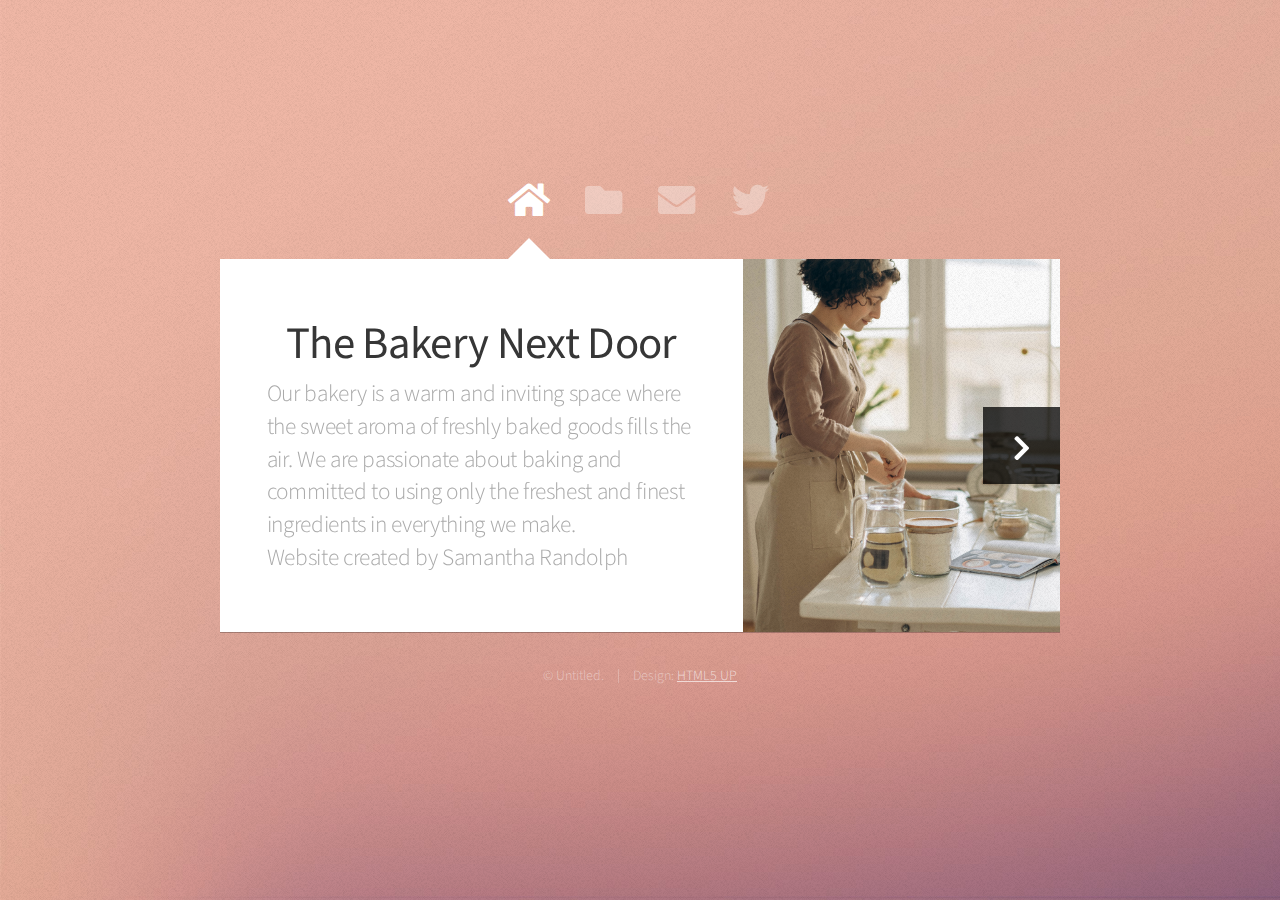
<file: Bakery Website/bakery.html>
<!DOCTYPE HTML>
<!--
	Astral by HTML5 UP
	html5up.net | @ajlkn
	Free for personal and commercial use under the CCA 3.0 license (html5up.net/license)
-->
<html>
	<head>
		<title>The Bakery Next Door</title>
		<meta charset="utf-8" />
		<meta name="viewport" content="width=device-width, initial-scale=1, user-scalable=no" />
		<link rel="stylesheet" href="assets/css/main.css" />
		<noscript><link rel="stylesheet" href="assets/css/noscript.css" /></noscript>
	</head>
	<body class="is-preload">

		<!-- Wrapper-->
			<div id="wrapper">

				<!-- Nav -->
					<nav id="nav">
						<a href="#" class="icon solid fa-home"><span>Home</span></a>
						<a href="#work" class="icon solid fa-folder"><span>Work</span></a>
						<a href="#contact" class="icon solid fa-envelope"><span>Contact</span></a>
						<a href="#main" class="icon brands fa-twitter"><span>Twitter</span></a>
					</nav>

				<!-- Main -->
					<div id="main">

						<!-- Me -->
							<article id="home" class="panel intro">
								<header>
									<h1>The Bakery Next Door</h1>
									<p>Our bakery is a warm and inviting space where the sweet aroma of freshly baked goods fills the air. We are passionate about baking and committed to using only the freshest and finest ingredients in everything we make.<br> Website created by Samantha Randolph</p>
								</header>
								<a href="#work" class="jumplink pic">
									<span class="arrow icon solid fa-chevron-right"><span>See what we Bake</span></span>
									<img src="images/bake_pic1.jpeg" alt="" />
								</a>
							</article>

						<!-- Work -->
							<article id="work" class="panel">
								<header>
									<h2>Menu</h2>
								</header>
								<p>
									Whether you're in the mood for a sweet treat, a warm pastry, or a delicious breakfast pastry, we've got you covered. <strong>The Bakery Next Door</strong> menu includes a wide range of baked goods, from classic cakes and cookies to artisan breads and seasonal specialties.

									<br>We also offer a selection of coffee and tea to accompany your baked goods. Our coffee is made with only the freshest beans, roasted to perfection, and our tea is carefully selected to complement the flavors of our baked goods.
									
								</p>
								<section>
									<div class="row">
										<div class="col-4 col-6-medium col-12-small">
											<a href="#" class="image fit"><img src="images/bake_pic5.jpeg" alt=""></a>
										</div>
										<div class="col-4 col-6-medium col-12-small">
											<a href="#" class="image fit"><img src="images/bake_pic3.jpeg" alt=""></a>
										</div>
										<div class="col-4 col-6-medium col-12-small">
											<a href="#" class="image fit"><img src="images/bake_pic4.jpeg" alt=""></a>
										</div>
										<div class="col-4 col-6-medium col-12-small">
											<a href="#" class="image fit"><img src="images/bake_pic2.jpeg" alt=""></a>
										</div>
										<div class="col-4 col-6-medium col-12-small">
											<a href="#" class="image fit"><img src="images/bake_pic6.jpeg" alt=""></a>
										</div>
										<!--<div class="col-4 col-6-medium col-12-small">
											<a href="#" class="image fit"><img src="images/bake_pic7.jpeg" alt=""></a>
										</div>-->
										<div class="col-4 col-6-medium col-12-small">
											<a href="#" class="image fit"><img src="images/bake_pic12.jpeg" alt=""></a>
										</div>
										<div class="col-4 col-6-medium col-12-small">
											<a href="#" class="image fit"><img src="images/bake_pic9.jpeg" alt=""></a>
										</div>
										<div class="col-4 col-6-medium col-12-small">
											<a href="#" class="image fit"><img src="images/bakepic_10.jpeg" alt=""></a>
										</div>
										<div class="col-4 col-6-medium col-12-small">
											<a href="#" class="image fit"><img src="images/bake_pic11.jpeg" alt=""></a>
										</div>
										<!--<div class="col-4 col-6-medium col-12-small">
											<a href="#" class="image fit"><img src="images/bake_pic12.jpeg" alt=""></a>
										</div>
										<div class="col-4 col-6-medium col-12-small">
											<a href="#" class="image fit"><img src="images/bake_pic13.jpeg" alt=""></a>
										</div>-->
									</div>
								</section>
							</article>

						<!-- Contact -->
							<article id="contact" class="panel">
								<header>
									<p>At <strong>Bakery Next Door</strong>, we believe that every occasion deserves a special treat. That's why we offer a variety of custom cakes and pastries for all your special events, from birthdays to weddings. Our talented bakers and decorators work closely with you to create the perfect cake for your occasion, whether you're looking for something classic or something a little more creative.</p>
									<br>
									<h2>Contact Us Today!</h2>
								</header>
								<form action="#" method="post">
									<div>
										<div class="row">
											<div class="col-6 col-12-medium">
												<input type="text" name="name" placeholder="Name" />
											</div>
											<div class="col-6 col-12-medium">
												<input type="text" name="email" placeholder="Email" />
											</div>
											<div class="col-12">
												<input type="text" name="subject" placeholder="Subject" />
											</div>
											<div class="col-12">
												<textarea name="message" placeholder="Message" rows="6"></textarea>
											</div>
											<div class="col-12">
												<input type="submit" value="Send Message" />
											</div>
										</div>
									</div>
								</form>
							</article>

					</div>

				<!-- Footer -->
					<div id="footer">
						<ul class="copyright">
							<li>&copy; Untitled.</li><li>Design: <a href="http://html5up.net">HTML5 UP</a></li>
						</ul>
					</div>

			</div>

		<!-- Scripts -->
			<script src="assets/js/jquery.min.js"></script>
			<script src="assets/js/browser.min.js"></script>
			<script src="assets/js/breakpoints.min.js"></script>
			<script src="assets/js/util.js"></script>
			<script src="assets/js/main.js"></script>

	</body>
</html>
</file>
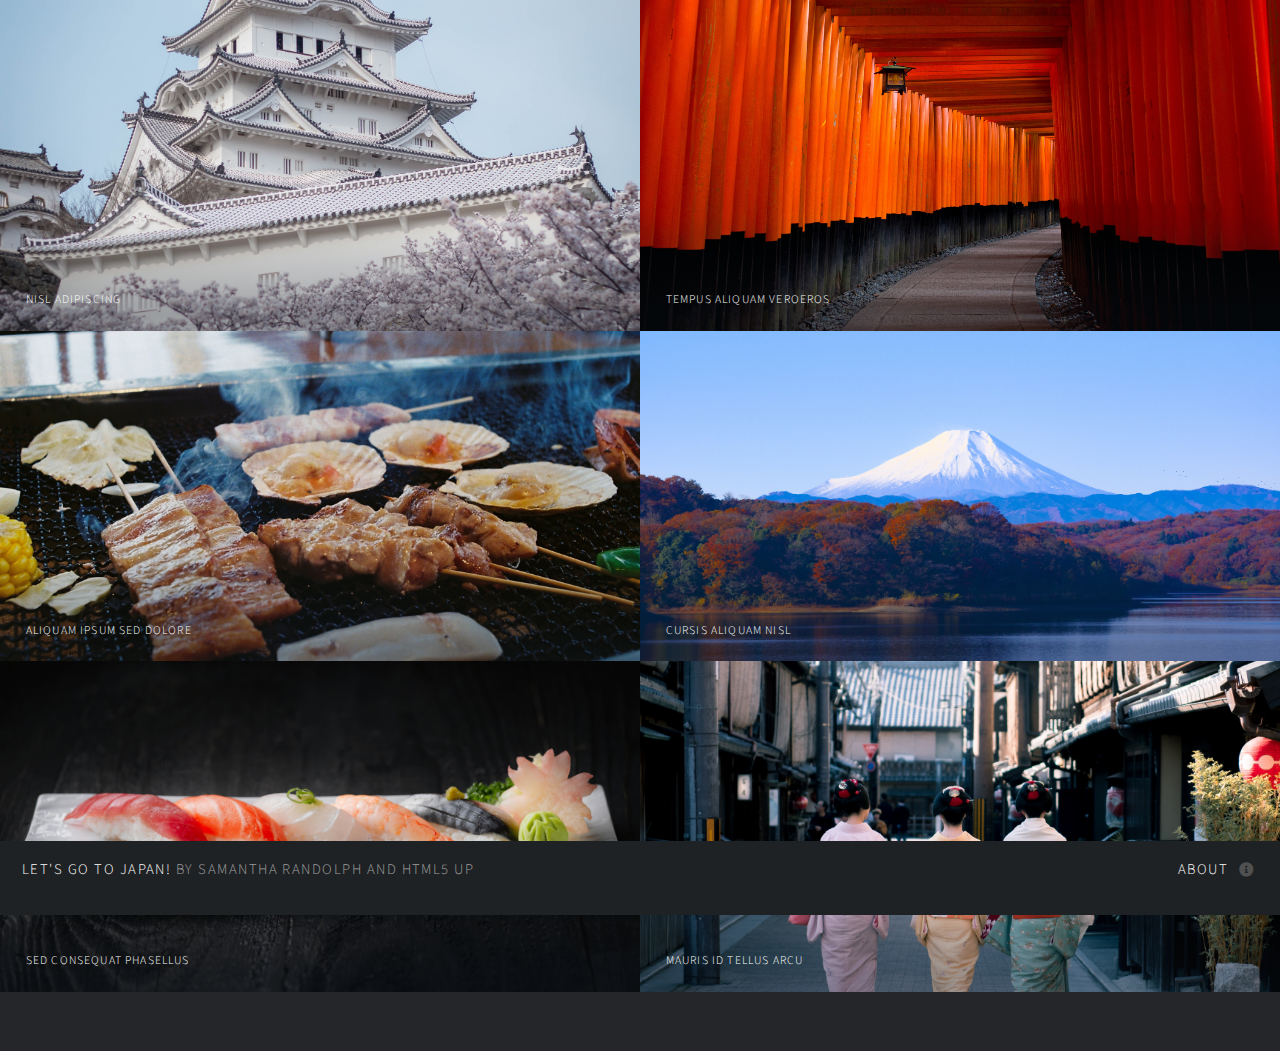
<file: Travel Website/travel.html>
<!DOCTYPE HTML>
<!--
	Multiverse by HTML5 UP
	html5up.net | @ajlkn
	Free for personal and commercial use under the CCA 3.0 license (html5up.net/license)
-->
<html>
	<head>
		<title>My Trip to Japan</title>
		<meta charset="utf-8" />
		<meta name="viewport" content="width=device-width, initial-scale=1, user-scalable=no" />
		<link rel="preconnect" href="https://fonts.googleapis.com">
<link rel="preconnect" href="https://fonts.gstatic.com" crossorigin>
<link href="https://fonts.googleapis.com/css2?family=Gaegu:wght@300;400&family=Gamja+Flower&family=Roboto&family=Source+Sans+Pro&display=swap" rel="stylesheet">
		<link rel="stylesheet" href="assets/css/main.css" />
		<noscript><link rel="stylesheet" href="assets/css/noscript.css" /></noscript>
	</head>
	<body class="is-preload">

		<!-- Wrapper -->
			<div id="wrapper">

				<!-- Header -->
					<header id="header">
						<h1><a href="index.html"><strong>Let's go to Japan!</strong> by Samantha Randolph and HTML5 UP</a></h1>
						<nav>
							<ul>
								<li><a href="#footer" class="icon solid fa-info-circle">About</a></li>
							</ul>
						</nav>
					</header>

				<!-- Main -->
					<div id="main">
						<!--<article class="thumb">
							<a href="" class="image"><video src="images/japan_video1.mp4" controls alt=""></video></a>
							<h2>Magna feugiat lorem</h2>
							<p>Nunc blandit nisi ligula magna sodales lectus elementum non. Integer id venenatis velit.</p>
						</article>-->
						<article class="thumb">
							<a href="images/travel_pic1.jpeg" class="image"><img src="images/travel_pic1.jpeg" alt="" /></a>
							<h2>Nisl adipiscing</h2>
							<p>Nunc blandit nisi ligula magna sodales lectus elementum non. Integer id venenatis velit.</p>
						</article>
						<article class="thumb">
							<a href="images/travel_pic2.jpeg" class="image"><img src="images/travel_pic2.jpeg" alt="" /></a>
							<h2>Tempus aliquam veroeros</h2>
							<p>Nunc blandit nisi ligula magna sodales lectus elementum non. Integer id venenatis velit.</p>
						</article>
						<article class="thumb">
							<a href="images/travel_pic5.jpeg" class="image"><img src="images/travel_pic5.jpeg" alt="" /></a>
							<h2>Aliquam ipsum sed dolore</h2>
							<p>Nunc blandit nisi ligula magna sodales lectus elementum non. Integer id venenatis velit.</p>
						</article>
						<article class="thumb">
							<a href="images/travel_pic3.jpeg" class="image"><img src="images/travel_pic3.jpeg" alt="" /></a>
							<h2>Cursis aliquam nisl</h2>
							<p>Nunc blandit nisi ligula magna sodales lectus elementum non. Integer id venenatis velit.</p>
						</article>
						<article class="thumb">
							<a href="images/travelpic_4.jpeg" class="image"><img src="images/travelpic_4.jpeg" alt="" /></a>
							<h2>Sed consequat phasellus</h2>
							<p>Nunc blandit nisi ligula magna sodales lectus elementum non. Integer id venenatis velit.</p>
						</article>
						<article class="thumb">
							<a href="images/travel_pic6.jpeg" class="image"><img src="images/travel_pic6.jpeg" alt="" /></a>
							<h2>Mauris id tellus arcu</h2>
							<p>Nunc blandit nisi ligula magna sodales lectus elementum non. Integer id venenatis velit.</p>
						</article>
						<!--<article class="thumb">
							<a href="images/fulls/08.jpg" class="image"><img src="images/thumbs/08.jpg" alt="" /></a>
							<h2>Nunc vehicula id nulla</h2>
							<p>Nunc blandit nisi ligula magna sodales lectus elementum non. Integer id venenatis velit.</p>
						</article>
						<article class="thumb">
							<a href="images/fulls/09.jpg" class="image"><img src="images/thumbs/09.jpg" alt="" /></a>
							<h2>Neque et faucibus viverra</h2>
							<p>Nunc blandit nisi ligula magna sodales lectus elementum non. Integer id venenatis velit.</p>
						</article>
						<article class="thumb">
							<a href="images/fulls/10.jpg" class="image"><img src="images/thumbs/10.jpg" alt="" /></a>
							<h2>Mattis ante fermentum</h2>
							<p>Nunc blandit nisi ligula magna sodales lectus elementum non. Integer id venenatis velit.</p>
						</article>
						<article class="thumb">
							<a href="images/fulls/11.jpg" class="image"><img src="images/thumbs/11.jpg" alt="" /></a>
							<h2>Sed ac elementum arcu</h2>
							<p>Nunc blandit nisi ligula magna sodales lectus elementum non. Integer id venenatis velit.</p>
						</article>
						<article class="thumb">
							<a href="images/fulls/12.jpg" class="image"><img src="images/thumbs/12.jpg" alt="" /></a>
							<h2>Vehicula id nulla dignissim</h2>
							<p>Nunc blandit nisi ligula magna sodales lectus elementum non. Integer id venenatis velit.</p>
						</article>-->
					</div>

				<!-- Footer -->
					<footer id="footer" class="panel">
						<div class="inner split">
							<div>
								<section>
									<h2>Japan is a land of contrasts, where ancient traditions blend seamlessly with modern technology. A trip to this fascinating country is an opportunity to experience a unique and captivating culture, rich in history and beauty.</h2>
									<p>

										From the bustling streets of Tokyo to the tranquil temples of Kyoto, there's something for everyone in Japan.
										<br> In Tokyo, you can visit the world-famous Shibuya Crossing, witness the bright lights of Akihabara, and sample the delicious street food of Tsukiji Fish Market.
										<br> In Kyoto, you can wander the peaceful gardens of the temples and shrines, and witness the serenity of traditional tea ceremonies.
										
										<br>One of the highlights of a trip to Japan is the food. From sushi and ramen to traditional dishes like tempura and udon, Japanese cuisine is renowned for its fresh ingredients, intricate presentation, and delicious flavors.
										
										From its rich history to its stunning natural beauty, a trip to Japan is a truly unforgettable experience. 
										<br>Book your trip today and get ready to be transported to another world.
									</p>
								</section>
								<section>
									<h2>Follow me on ...</h2>
									<ul class="icons">
										<li><a href="#" class="icon brands fa-twitter"><span class="label">Twitter</span></a></li>
										<li><a href="#" class="icon brands fa-facebook-f"><span class="label">Facebook</span></a></li>
										<li><a href="#" class="icon brands fa-instagram"><span class="label">Instagram</span></a></li>
										<li><a href="#" class="icon brands fa-github"><span class="label">GitHub</span></a></li>
										<li><a href="#" class="icon brands fa-dribbble"><span class="label">Dribbble</span></a></li>
										<li><a href="#" class="icon brands fa-linkedin-in"><span class="label">LinkedIn</span></a></li>
									</ul>
								</section>
								<p class="copyright">
									&copy; Unttled. Design: <a href="http://html5up.net">HTML5 UP</a>.
								</p>
							</div>
							<div>
								<section>
									<h2>Let's Book Your Trip</h2>
									<form method="post" action="#">
										<div class="fields">
											<div class="field half">
												<input type="text" name="name" id="name" placeholder="Name" />
											</div>
											<div class="field half">
												<input type="text" name="email" id="email" placeholder="Email" />
											</div>
											<div class="field">
												<textarea name="message" id="message" rows="4" placeholder="Message"></textarea>
											</div>
										</div>
										<ul class="actions">
											<li><input type="submit" value="Send" class="primary" /></li>
											<li><input type="reset" value="Reset" /></li>
										</ul>
									</form>
								</section>
							</div>
						</div>
					</footer>

			</div>

		<!-- Scripts -->
			<script src="assets/js/jquery.min.js"></script>
			<script src="assets/js/jquery.poptrox.min.js"></script>
			<script src="assets/js/browser.min.js"></script>
			<script src="assets/js/breakpoints.min.js"></script>
			<script src="assets/js/util.js"></script>
			<script src="assets/js/main.js"></script>

	</body>
</html>
</file>
<file: Bakery Website/assets/css/noscript.css>
/*
	Astral by HTML5 UP
	html5up.net | @ajlkn
	Free for personal and commercial use under the CCA 3.0 license (html5up.net/license)
*/

/* Wrapper */

	#wrapper {
		opacity: 1 !important;
	}

/* Nav */

	#nav a {
		opacity: 1.0;
	}

		#nav a:before, #nav a:after {
			display: none;
		}

		#nav a span {
			top: 0;
			opacity: 1.0;
		}

			#nav a span:after {
				display: none;
			}

/* Main */

	#main {
		background: none;
		box-shadow: none;
	}

		#main > .panel {
			background: #ffffff;
			margin-bottom: 2em;
		}

			#main > .panel:last-child {
				margin-bottom: 0;
			}
</file>
<file: Travel Website/assets/css/noscript.css>
/*
	Multiverse by HTML5 UP
	html5up.net | @ajlkn
	Free for personal and commercial use under the CCA 3.0 license (html5up.net/license)
*/

/* Wrapper */

	body.is-preload #wrapper:before {
		display: none;
	}

/* Main */

	body.is-preload #main .thumb {
		pointer-events: auto;
		opacity: 1;
	}

/* Header */

	body.is-preload #header {
		-moz-transform: none;
		-webkit-transform: none;
		-ms-transform: none;
		transform: none;
	}
</file>
<file: Bakery Website/assets/css/main.css>
@import url("https://fonts.googleapis.com/css?family=Source+Sans+Pro:300,400,300italic,400italic");
@import url("fontawesome-all.min.css");

/*
	Astral by HTML5 UP
	html5up.net | @ajlkn
	Free for personal and commercial use under the CCA 3.0 license (html5up.net/license)
*/

html, body, div, span, applet, object,
iframe, h1, h2, h3, h4, h5, h6, p, blockquote,
pre, a, abbr, acronym, address, big, cite,
code, del, dfn, em, img, ins, kbd, q, s, samp,
small, strike, strong, sub, sup, tt, var, b,
u, i, center, dl, dt, dd, ol, ul, li, fieldset,
form, label, legend, table, caption, tbody,
tfoot, thead, tr, th, td, article, aside,
canvas, details, embed, figure, figcaption,
footer, header, hgroup, menu, nav, output, ruby,
section, summary, time, mark, audio, video {
	margin: 0;
	padding: 0;
	border: 0;
	font-size: 100%;
	font: inherit;
	vertical-align: baseline;}

article, aside, details, figcaption, figure,
footer, header, hgroup, menu, nav, section {
	display: block;}

body {
	line-height: 1;
}

ol, ul {
	list-style: none;
}

blockquote, q {
	quotes: none;
}

	blockquote:before, blockquote:after, q:before, q:after {
		content: '';
		content: none;
	}

table {
	border-collapse: collapse;
	border-spacing: 0;
}

body {
	-webkit-text-size-adjust: none;
}

mark {
	background-color: transparent;
	color: inherit;
}

input::-moz-focus-inner {
	border: 0;
	padding: 0;
}

input, select, textarea {
	-moz-appearance: none;
	-webkit-appearance: none;
	-ms-appearance: none;
	appearance: none;
}

/* Row */

	.row {
		display: flex;
		flex-wrap: wrap;
		box-sizing: border-box;
		align-items: stretch;
	}

		.row > * {
			box-sizing: border-box;
		}

		.row.gtr-uniform > * > :last-child {
			margin-bottom: 0;
		}

		.row.aln-left {
			justify-content: flex-start;
		}

		.row.aln-center {
			justify-content: center;
		}

		.row.aln-right {
			justify-content: flex-end;
		}

		.row.aln-top {
			align-items: flex-start;
		}

		.row.aln-middle {
			align-items: center;
		}

		.row.aln-bottom {
			align-items: flex-end;
		}

		.row > .imp {
			order: -1;
		}

		.row > .col-1 {
			width: 8.33333%;
		}

		.row > .off-1 {
			margin-left: 8.33333%;
		}

		.row > .col-2 {
			width: 16.66667%;
		}

		.row > .off-2 {
			margin-left: 16.66667%;
		}

		.row > .col-3 {
			width: 25%;
		}

		.row > .off-3 {
			margin-left: 25%;
		}

		.row > .col-4 {
			width: 33.33333%;
		}

		.row > .off-4 {
			margin-left: 33.33333%;
		}

		.row > .col-5 {
			width: 41.66667%;
		}

		.row > .off-5 {
			margin-left: 41.66667%;
		}

		.row > .col-6 {
			width: 50%;
		}

		.row > .off-6 {
			margin-left: 50%;
		}

		.row > .col-7 {
			width: 58.33333%;
		}

		.row > .off-7 {
			margin-left: 58.33333%;
		}

		.row > .col-8 {
			width: 66.66667%;
		}

		.row > .off-8 {
			margin-left: 66.66667%;
		}

		.row > .col-9 {
			width: 75%;
		}

		.row > .off-9 {
			margin-left: 75%;
		}

		.row > .col-10 {
			width: 83.33333%;
		}

		.row > .off-10 {
			margin-left: 83.33333%;
		}

		.row > .col-11 {
			width: 91.66667%;
		}

		.row > .off-11 {
			margin-left: 91.66667%;
		}

		.row > .col-12 {
			width: 100%;
		}

		.row > .off-12 {
			margin-left: 100%;
		}

		.row.gtr-0 {
			margin-top: 0em;
			margin-left: 0em;
		}

			.row.gtr-0 > * {
				padding: 0em 0 0 0em;
			}

			.row.gtr-0.gtr-uniform {
				margin-top: 0em;
			}

				.row.gtr-0.gtr-uniform > * {
					padding-top: 0em;
				}

		.row.gtr-25 {
			margin-top: -0.3125em;
			margin-left: -0.3125em;
		}

			.row.gtr-25 > * {
				padding: 0.3125em 0 0 0.3125em;
			}

			.row.gtr-25.gtr-uniform {
				margin-top: -0.3125em;
			}

				.row.gtr-25.gtr-uniform > * {
					padding-top: 0.3125em;
				}

		.row.gtr-50 {
			margin-top: -0.625em;
			margin-left: -0.625em;
		}

			.row.gtr-50 > * {
				padding: 0.625em 0 0 0.625em;
			}

			.row.gtr-50.gtr-uniform {
				margin-top: -0.625em;
			}

				.row.gtr-50.gtr-uniform > * {
					padding-top: 0.625em;
				}

		.row {
			margin-top: -1.25em;
			margin-left: -1.25em;
		}

			.row > * {
				padding: 1.25em 0 0 1.25em;
			}

			.row.gtr-uniform {
				margin-top: -1.25em;
			}

				.row.gtr-uniform > * {
					padding-top: 1.25em;
				}

		.row.gtr-150 {
			margin-top: -1.875em;
			margin-left: -1.875em;
		}

			.row.gtr-150 > * {
				padding: 1.875em 0 0 1.875em;
			}

			.row.gtr-150.gtr-uniform {
				margin-top: -1.875em;
			}

				.row.gtr-150.gtr-uniform > * {
					padding-top: 1.875em;
				}

		.row.gtr-200 {
			margin-top: -2.5em;
			margin-left: -2.5em;
		}

			.row.gtr-200 > * {
				padding: 2.5em 0 0 2.5em;
			}

			.row.gtr-200.gtr-uniform {
				margin-top: -2.5em;
			}

				.row.gtr-200.gtr-uniform > * {
					padding-top: 2.5em;
				}

		@media screen and (max-width: 1680px) {

			.row {
				display: flex;
				flex-wrap: wrap;
				box-sizing: border-box;
				align-items: stretch;
			}

				.row > * {
					box-sizing: border-box;
				}

				.row.gtr-uniform > * > :last-child {
					margin-bottom: 0;
				}

				.row.aln-left {
					justify-content: flex-start;
				}

				.row.aln-center {
					justify-content: center;
				}

				.row.aln-right {
					justify-content: flex-end;
				}

				.row.aln-top {
					align-items: flex-start;
				}

				.row.aln-middle {
					align-items: center;
				}

				.row.aln-bottom {
					align-items: flex-end;
				}

				.row > .imp-xlarge {
					order: -1;
				}

				.row > .col-1-xlarge {
					width: 8.33333%;
				}

				.row > .off-1-xlarge {
					margin-left: 8.33333%;
				}

				.row > .col-2-xlarge {
					width: 16.66667%;
				}

				.row > .off-2-xlarge {
					margin-left: 16.66667%;
				}

				.row > .col-3-xlarge {
					width: 25%;
				}

				.row > .off-3-xlarge {
					margin-left: 25%;
				}

				.row > .col-4-xlarge {
					width: 33.33333%;
				}

				.row > .off-4-xlarge {
					margin-left: 33.33333%;
				}

				.row > .col-5-xlarge {
					width: 41.66667%;
				}

				.row > .off-5-xlarge {
					margin-left: 41.66667%;
				}

				.row > .col-6-xlarge {
					width: 50%;
				}

				.row > .off-6-xlarge {
					margin-left: 50%;
				}

				.row > .col-7-xlarge {
					width: 58.33333%;
				}

				.row > .off-7-xlarge {
					margin-left: 58.33333%;
				}

				.row > .col-8-xlarge {
					width: 66.66667%;
				}

				.row > .off-8-xlarge {
					margin-left: 66.66667%;
				}

				.row > .col-9-xlarge {
					width: 75%;
				}

				.row > .off-9-xlarge {
					margin-left: 75%;
				}

				.row > .col-10-xlarge {
					width: 83.33333%;
				}

				.row > .off-10-xlarge {
					margin-left: 83.33333%;
				}

				.row > .col-11-xlarge {
					width: 91.66667%;
				}

				.row > .off-11-xlarge {
					margin-left: 91.66667%;
				}

				.row > .col-12-xlarge {
					width: 100%;
				}

				.row > .off-12-xlarge {
					margin-left: 100%;
				}

				.row.gtr-0 {
					margin-top: 0em;
					margin-left: 0em;
				}

					.row.gtr-0 > * {
						padding: 0em 0 0 0em;
					}

					.row.gtr-0.gtr-uniform {
						margin-top: 0em;
					}

						.row.gtr-0.gtr-uniform > * {
							padding-top: 0em;
						}

				.row.gtr-25 {
					margin-top: -0.3125em;
					margin-left: -0.3125em;
				}

					.row.gtr-25 > * {
						padding: 0.3125em 0 0 0.3125em;
					}

					.row.gtr-25.gtr-uniform {
						margin-top: -0.3125em;
					}

						.row.gtr-25.gtr-uniform > * {
							padding-top: 0.3125em;
						}

				.row.gtr-50 {
					margin-top: -0.625em;
					margin-left: -0.625em;
				}

					.row.gtr-50 > * {
						padding: 0.625em 0 0 0.625em;
					}

					.row.gtr-50.gtr-uniform {
						margin-top: -0.625em;
					}

						.row.gtr-50.gtr-uniform > * {
							padding-top: 0.625em;
						}

				.row {
					margin-top: -1.25em;
					margin-left: -1.25em;
				}

					.row > * {
						padding: 1.25em 0 0 1.25em;
					}

					.row.gtr-uniform {
						margin-top: -1.25em;
					}

						.row.gtr-uniform > * {
							padding-top: 1.25em;
						}

				.row.gtr-150 {
					margin-top: -1.875em;
					margin-left: -1.875em;
				}

					.row.gtr-150 > * {
						padding: 1.875em 0 0 1.875em;
					}

					.row.gtr-150.gtr-uniform {
						margin-top: -1.875em;
					}

						.row.gtr-150.gtr-uniform > * {
							padding-top: 1.875em;
						}

				.row.gtr-200 {
					margin-top: -2.5em;
					margin-left: -2.5em;
				}

					.row.gtr-200 > * {
						padding: 2.5em 0 0 2.5em;
					}

					.row.gtr-200.gtr-uniform {
						margin-top: -2.5em;
					}

						.row.gtr-200.gtr-uniform > * {
							padding-top: 2.5em;
						}

		}

		@media screen and (max-width: 1280px) {

			.row {
				display: flex;
				flex-wrap: wrap;
				box-sizing: border-box;
				align-items: stretch;
			}

				.row > * {
					box-sizing: border-box;
				}

				.row.gtr-uniform > * > :last-child {
					margin-bottom: 0;
				}

				.row.aln-left {
					justify-content: flex-start;
				}

				.row.aln-center {
					justify-content: center;
				}

				.row.aln-right {
					justify-content: flex-end;
				}

				.row.aln-top {
					align-items: flex-start;
				}

				.row.aln-middle {
					align-items: center;
				}

				.row.aln-bottom {
					align-items: flex-end;
				}

				.row > .imp-large {
					order: -1;
				}

				.row > .col-1-large {
					width: 8.33333%;
				}

				.row > .off-1-large {
					margin-left: 8.33333%;
				}

				.row > .col-2-large {
					width: 16.66667%;
				}

				.row > .off-2-large {
					margin-left: 16.66667%;
				}

				.row > .col-3-large {
					width: 25%;
				}

				.row > .off-3-large {
					margin-left: 25%;
				}

				.row > .col-4-large {
					width: 33.33333%;
				}

				.row > .off-4-large {
					margin-left: 33.33333%;
				}

				.row > .col-5-large {
					width: 41.66667%;
				}

				.row > .off-5-large {
					margin-left: 41.66667%;
				}

				.row > .col-6-large {
					width: 50%;
				}

				.row > .off-6-large {
					margin-left: 50%;
				}

				.row > .col-7-large {
					width: 58.33333%;
				}

				.row > .off-7-large {
					margin-left: 58.33333%;
				}

				.row > .col-8-large {
					width: 66.66667%;
				}

				.row > .off-8-large {
					margin-left: 66.66667%;
				}

				.row > .col-9-large {
					width: 75%;
				}

				.row > .off-9-large {
					margin-left: 75%;
				}

				.row > .col-10-large {
					width: 83.33333%;
				}

				.row > .off-10-large {
					margin-left: 83.33333%;
				}

				.row > .col-11-large {
					width: 91.66667%;
				}

				.row > .off-11-large {
					margin-left: 91.66667%;
				}

				.row > .col-12-large {
					width: 100%;
				}

				.row > .off-12-large {
					margin-left: 100%;
				}

				.row.gtr-0 {
					margin-top: 0em;
					margin-left: 0em;
				}

					.row.gtr-0 > * {
						padding: 0em 0 0 0em;
					}

					.row.gtr-0.gtr-uniform {
						margin-top: 0em;
					}

						.row.gtr-0.gtr-uniform > * {
							padding-top: 0em;
						}

				.row.gtr-25 {
					margin-top: -0.3125em;
					margin-left: -0.3125em;
				}

					.row.gtr-25 > * {
						padding: 0.3125em 0 0 0.3125em;
					}

					.row.gtr-25.gtr-uniform {
						margin-top: -0.3125em;
					}

						.row.gtr-25.gtr-uniform > * {
							padding-top: 0.3125em;
						}

				.row.gtr-50 {
					margin-top: -0.625em;
					margin-left: -0.625em;
				}

					.row.gtr-50 > * {
						padding: 0.625em 0 0 0.625em;
					}

					.row.gtr-50.gtr-uniform {
						margin-top: -0.625em;
					}

						.row.gtr-50.gtr-uniform > * {
							padding-top: 0.625em;
						}

				.row {
					margin-top: -1.25em;
					margin-left: -1.25em;
				}

					.row > * {
						padding: 1.25em 0 0 1.25em;
					}

					.row.gtr-uniform {
						margin-top: -1.25em;
					}

						.row.gtr-uniform > * {
							padding-top: 1.25em;
						}

				.row.gtr-150 {
					margin-top: -1.875em;
					margin-left: -1.875em;
				}

					.row.gtr-150 > * {
						padding: 1.875em 0 0 1.875em;
					}

					.row.gtr-150.gtr-uniform {
						margin-top: -1.875em;
					}

						.row.gtr-150.gtr-uniform > * {
							padding-top: 1.875em;
						}

				.row.gtr-200 {
					margin-top: -2.5em;
					margin-left: -2.5em;
				}

					.row.gtr-200 > * {
						padding: 2.5em 0 0 2.5em;
					}

					.row.gtr-200.gtr-uniform {
						margin-top: -2.5em;
					}

						.row.gtr-200.gtr-uniform > * {
							padding-top: 2.5em;
						}

		}

		@media screen and (max-width: 980px) {

			.row {
				display: flex;
				flex-wrap: wrap;
				box-sizing: border-box;
				align-items: stretch;
			}

				.row > * {
					box-sizing: border-box;
				}

				.row.gtr-uniform > * > :last-child {
					margin-bottom: 0;
				}

				.row.aln-left {
					justify-content: flex-start;
				}

				.row.aln-center {
					justify-content: center;
				}

				.row.aln-right {
					justify-content: flex-end;
				}

				.row.aln-top {
					align-items: flex-start;
				}

				.row.aln-middle {
					align-items: center;
				}

				.row.aln-bottom {
					align-items: flex-end;
				}

				.row > .imp-medium {
					order: -1;
				}

				.row > .col-1-medium {
					width: 8.33333%;
				}

				.row > .off-1-medium {
					margin-left: 8.33333%;
				}

				.row > .col-2-medium {
					width: 16.66667%;
				}

				.row > .off-2-medium {
					margin-left: 16.66667%;
				}

				.row > .col-3-medium {
					width: 25%;
				}

				.row > .off-3-medium {
					margin-left: 25%;
				}

				.row > .col-4-medium {
					width: 33.33333%;
				}

				.row > .off-4-medium {
					margin-left: 33.33333%;
				}

				.row > .col-5-medium {
					width: 41.66667%;
				}

				.row > .off-5-medium {
					margin-left: 41.66667%;
				}

				.row > .col-6-medium {
					width: 50%;
				}

				.row > .off-6-medium {
					margin-left: 50%;
				}

				.row > .col-7-medium {
					width: 58.33333%;
				}

				.row > .off-7-medium {
					margin-left: 58.33333%;
				}

				.row > .col-8-medium {
					width: 66.66667%;
				}

				.row > .off-8-medium {
					margin-left: 66.66667%;
				}

				.row > .col-9-medium {
					width: 75%;
				}

				.row > .off-9-medium {
					margin-left: 75%;
				}

				.row > .col-10-medium {
					width: 83.33333%;
				}

				.row > .off-10-medium {
					margin-left: 83.33333%;
				}

				.row > .col-11-medium {
					width: 91.66667%;
				}

				.row > .off-11-medium {
					margin-left: 91.66667%;
				}

				.row > .col-12-medium {
					width: 100%;
				}

				.row > .off-12-medium {
					margin-left: 100%;
				}

				.row.gtr-0 {
					margin-top: 0em;
					margin-left: 0em;
				}

					.row.gtr-0 > * {
						padding: 0em 0 0 0em;
					}

					.row.gtr-0.gtr-uniform {
						margin-top: 0em;
					}

						.row.gtr-0.gtr-uniform > * {
							padding-top: 0em;
						}

				.row.gtr-25 {
					margin-top: -0.3125em;
					margin-left: -0.3125em;
				}

					.row.gtr-25 > * {
						padding: 0.3125em 0 0 0.3125em;
					}

					.row.gtr-25.gtr-uniform {
						margin-top: -0.3125em;
					}

						.row.gtr-25.gtr-uniform > * {
							padding-top: 0.3125em;
						}

				.row.gtr-50 {
					margin-top: -0.625em;
					margin-left: -0.625em;
				}

					.row.gtr-50 > * {
						padding: 0.625em 0 0 0.625em;
					}

					.row.gtr-50.gtr-uniform {
						margin-top: -0.625em;
					}

						.row.gtr-50.gtr-uniform > * {
							padding-top: 0.625em;
						}

				.row {
					margin-top: -1.25em;
					margin-left: -1.25em;
				}

					.row > * {
						padding: 1.25em 0 0 1.25em;
					}

					.row.gtr-uniform {
						margin-top: -1.25em;
					}

						.row.gtr-uniform > * {
							padding-top: 1.25em;
						}

				.row.gtr-150 {
					margin-top: -1.875em;
					margin-left: -1.875em;
				}

					.row.gtr-150 > * {
						padding: 1.875em 0 0 1.875em;
					}

					.row.gtr-150.gtr-uniform {
						margin-top: -1.875em;
					}

						.row.gtr-150.gtr-uniform > * {
							padding-top: 1.875em;
						}

				.row.gtr-200 {
					margin-top: -2.5em;
					margin-left: -2.5em;
				}

					.row.gtr-200 > * {
						padding: 2.5em 0 0 2.5em;
					}

					.row.gtr-200.gtr-uniform {
						margin-top: -2.5em;
					}

						.row.gtr-200.gtr-uniform > * {
							padding-top: 2.5em;
						}

		}

		@media screen and (max-width: 736px) {

			.row {
				display: flex;
				flex-wrap: wrap;
				box-sizing: border-box;
				align-items: stretch;
			}

				.row > * {
					box-sizing: border-box;
				}

				.row.gtr-uniform > * > :last-child {
					margin-bottom: 0;
				}

				.row.aln-left {
					justify-content: flex-start;
				}

				.row.aln-center {
					justify-content: center;
				}

				.row.aln-right {
					justify-content: flex-end;
				}

				.row.aln-top {
					align-items: flex-start;
				}

				.row.aln-middle {
					align-items: center;
				}

				.row.aln-bottom {
					align-items: flex-end;
				}

				.row > .imp-small {
					order: -1;
				}

				.row > .col-1-small {
					width: 8.33333%;
				}

				.row > .off-1-small {
					margin-left: 8.33333%;
				}

				.row > .col-2-small {
					width: 16.66667%;
				}

				.row > .off-2-small {
					margin-left: 16.66667%;
				}

				.row > .col-3-small {
					width: 25%;
				}

				.row > .off-3-small {
					margin-left: 25%;
				}

				.row > .col-4-small {
					width: 33.33333%;
				}

				.row > .off-4-small {
					margin-left: 33.33333%;
				}

				.row > .col-5-small {
					width: 41.66667%;
				}

				.row > .off-5-small {
					margin-left: 41.66667%;
				}

				.row > .col-6-small {
					width: 50%;
				}

				.row > .off-6-small {
					margin-left: 50%;
				}

				.row > .col-7-small {
					width: 58.33333%;
				}

				.row > .off-7-small {
					margin-left: 58.33333%;
				}

				.row > .col-8-small {
					width: 66.66667%;
				}

				.row > .off-8-small {
					margin-left: 66.66667%;
				}

				.row > .col-9-small {
					width: 75%;
				}

				.row > .off-9-small {
					margin-left: 75%;
				}

				.row > .col-10-small {
					width: 83.33333%;
				}

				.row > .off-10-small {
					margin-left: 83.33333%;
				}

				.row > .col-11-small {
					width: 91.66667%;
				}

				.row > .off-11-small {
					margin-left: 91.66667%;
				}

				.row > .col-12-small {
					width: 100%;
				}

				.row > .off-12-small {
					margin-left: 100%;
				}

				.row.gtr-0 {
					margin-top: 0em;
					margin-left: 0em;
				}

					.row.gtr-0 > * {
						padding: 0em 0 0 0em;
					}

					.row.gtr-0.gtr-uniform {
						margin-top: 0em;
					}

						.row.gtr-0.gtr-uniform > * {
							padding-top: 0em;
						}

				.row.gtr-25 {
					margin-top: -0.3125em;
					margin-left: -0.3125em;
				}

					.row.gtr-25 > * {
						padding: 0.3125em 0 0 0.3125em;
					}

					.row.gtr-25.gtr-uniform {
						margin-top: -0.3125em;
					}

						.row.gtr-25.gtr-uniform > * {
							padding-top: 0.3125em;
						}

				.row.gtr-50 {
					margin-top: -0.625em;
					margin-left: -0.625em;
				}

					.row.gtr-50 > * {
						padding: 0.625em 0 0 0.625em;
					}

					.row.gtr-50.gtr-uniform {
						margin-top: -0.625em;
					}

						.row.gtr-50.gtr-uniform > * {
							padding-top: 0.625em;
						}

				.row {
					margin-top: -1.25em;
					margin-left: -1.25em;
				}

					.row > * {
						padding: 1.25em 0 0 1.25em;
					}

					.row.gtr-uniform {
						margin-top: -1.25em;
					}

						.row.gtr-uniform > * {
							padding-top: 1.25em;
						}

				.row.gtr-150 {
					margin-top: -1.875em;
					margin-left: -1.875em;
				}

					.row.gtr-150 > * {
						padding: 1.875em 0 0 1.875em;
					}

					.row.gtr-150.gtr-uniform {
						margin-top: -1.875em;
					}

						.row.gtr-150.gtr-uniform > * {
							padding-top: 1.875em;
						}

				.row.gtr-200 {
					margin-top: -2.5em;
					margin-left: -2.5em;
				}

					.row.gtr-200 > * {
						padding: 2.5em 0 0 2.5em;
					}

					.row.gtr-200.gtr-uniform {
						margin-top: -2.5em;
					}

						.row.gtr-200.gtr-uniform > * {
							padding-top: 2.5em;
						}

		}

/* Basic */

	html {
		box-sizing: border-box;
	}

	*, *:before, *:after {
		box-sizing: inherit;
	}

	body {
		background-image: url("images/overlay.png"), url("images/bg.jpg");
		background-repeat: repeat, no-repeat;
		background-size: auto, 100% 100%;
		background-attachment: fixed;
		overflow-y: scroll;
	}

		body.is-preload *, body.is-preload *:before, body.is-preload *:after {
			-moz-animation: none !important;
			-webkit-animation: none !important;
			-ms-animation: none !important;
			animation: none !important;
			-moz-transition: none !important;
			-webkit-transition: none !important;
			-ms-transition: none !important;
			transition: none !important;
		}

	body, input, textarea, select {
		font-family: 'Source Sans Pro', sans-serif;
		font-weight: 300;
		color: #777777;
		font-size: 20pt;
		line-height: 1.75em;
	}

		@media screen and (max-width: 1680px) {

			body, input, textarea, select {
				font-size: 15pt;
			}

		}

		@media screen and (max-width: 1280px) {

			body, input, textarea, select {
				font-size: 14pt;
			}

		}

		@media screen and (max-width: 736px) {

			body, input, textarea, select {
				font-size: 12pt;
			}

		}

		@media screen and (max-width: 360px) {

			body, input, textarea, select {
				font-size: 11pt;
			}

		}

	strong, b, h1, h2, h3, h4, h5, h6 {
		font-weight: 400;
		color: #363636;
	}

	h1 {
		font-size: 2.4em;
		letter-spacing: -0.015em;
		text-align: center;
	}

	h2 {
		font-size: 1.8em;
		letter-spacing: -0.015em;
		text-align: center;
	}

	h3, h4, h5, h6 {
		font-size: 1.25em;
		letter-spacing: -0.015em;
	}

	@media screen and (max-width: 736px) {

		h1 {
			font-size: 1.75em;
		}

		h2 {
			font-size: 1.375em;
		}

		h3, h4, h5, h6 {
			font-size: 1em;
		}

	}

	blockquote {
		border-left: solid 0.5em #ddd;
		padding: 1em 0 1em 2em;
		font-style: italic;
	}

	em, i {
		font-style: italic;
	}

	hr {
		border: 0;
		border-top: solid 1px #ddd;
		padding: 1.5em 0 0 0;
		margin: 1.75em 0 0 0;
	}

	sub {
		position: relative;
		top: 0.5em;
		font-size: 0.8em;
	}

	sup {
		position: relative;
		top: -0.5em;
		font-size: 0.8em;
	}

	br.clear {
		clear: both;
	}

	p, ul, ol, dl, table, blockquote, form {
		margin-bottom: 2em;
	}

/* Table */

	table {
		width: 100%;
	}

		table.default tbody tr {
			border-bottom: solid 1px #f4f4f4;
		}

		table.default td {
			padding: 0.5em 1em 0.5em 1em;
		}

		table.default th {
			text-align: left;
			font-weight: 400;
			padding: 0.5em 1em 0.5em 1em;
		}

		table.default thead {
			border-bottom: solid 2px #f4f4f4;
		}

/* Form */

	form label {
		display: block;
		font-weight: 400;
		color: #363636;
		margin: 0 0 1em 0;
	}

	form input[type="text"],
	form input[type="email"],
	form input[type="password"],
	form select,
	form textarea {
		-webkit-appearance: none;
		border: 0;
		background: #f4f4f4;
		padding: 0.75em;
		width: 100%;
		-moz-transition: background-color .25s ease-in-out;
		-webkit-transition: background-color .25s ease-in-out;
		-ms-transition: background-color .25s ease-in-out;
		transition: background-color .25s ease-in-out;
	}

		form input[type="text"]:focus,
		form input[type="email"]:focus,
		form input[type="password"]:focus,
		form select:focus,
		form textarea:focus {
			background: #f8f8f8;
		}

	form input[type="text"],
	form input[type="email"],
	form input[type="password"],
	form select {
		line-height: 1.35em;
	}

	form ::-webkit-input-placeholder {
		color: #999;
	}

	form :-moz-placeholder {
		color: #999;
	}

	form ::-moz-placeholder {
		color: #999;
	}

	form :-ms-input-placeholder {
		color: #999;
	}

/* Section/Article */

	section, article {
		margin-bottom: 3em;
	}

		section > :last-child, section:last-child, article > :last-child, article:last-child {
			margin-bottom: 0;
		}

	header {
		margin: 0 0 1.5em 0;
	}

		header > p {
			margin: 0.5em 0 0 0;
			color: #aaa;
		}

		@media screen and (max-width: 736px) {

			header {
				margin: 0 0 1em 0;
			}

		}

/* Image */

	.image {
		display: inline-block;
	}

		.image img {
			display: block;
			width: 100%;
		}

		.image.fit {
			display: block;
			width: 100%;
		}

		.image.featured {
			display: block;
			width: 100%;
			margin: 0 0 2em 0;
		}

		.image.left {
			float: left;
			margin: 0 2em 2em 0;
		}

		.image.centered {
			display: block;
			margin: 0 0 2em 0;
		}

			.image.centered img {
				margin: 0 auto;
				width: auto;
			}

/* Button */

	input[type="button"],
	input[type="submit"],
	input[type="reset"],
	button,
	.button {
		-moz-transition: background-color .25s ease-in-out;
		-webkit-transition: background-color .25s ease-in-out;
		-ms-transition: background-color .25s ease-in-out;
		transition: background-color .25s ease-in-out;
		-webkit-appearance: none;
		display: inline-block;
		background-color: #222222;
		color: #ffffff;
		border: 0;
		cursor: pointer;
		outline: 0;
		padding: 0.7em 1.5em 0.7em 1.5em;
	}

		input[type="button"]:hover,
		input[type="submit"]:hover,
		input[type="reset"]:hover,
		button:hover,
		.button:hover {
			background-color: #333333;
		}

		input[type="button"]:active,
		input[type="submit"]:active,
		input[type="reset"]:active,
		button:active,
		.button:active {
			background-color: #444444;
		}

		input[type="button"].alt,
		input[type="submit"].alt,
		input[type="reset"].alt,
		button.alt,
		.button.alt {
			background-color: #777777;
		}

			input[type="button"].alt:hover,
			input[type="submit"].alt:hover,
			input[type="reset"].alt:hover,
			button.alt:hover,
			.button.alt:hover {
				background-color: #888888;
			}

			input[type="button"].alt:active,
			input[type="submit"].alt:active,
			input[type="reset"].alt:active,
			button.alt:active,
			.button.alt:active {
				background-color: #999999;
			}

		input[type="button"].small,
		input[type="submit"].small,
		input[type="reset"].small,
		button.small,
		.button.small {
			font-size: 0.75em;
		}

		input[type="button"].large,
		input[type="submit"].large,
		input[type="reset"].large,
		button.large,
		.button.large {
			font-size: 1.25em;
			padding: 0.5em 1.25em 0.5em 1.25em;
		}

		input[type="button"].xlarge,
		input[type="submit"].xlarge,
		input[type="reset"].xlarge,
		button.xlarge,
		.button.xlarge {
			font-size: 1.5em;
			padding: 0.5em 1.25em 0.5em 1.25em;
		}

		@media screen and (max-width: 736px) {

			input[type="button"],
			input[type="submit"],
			input[type="reset"],
			button,
			.button {
				width: 100%;
			}

		}

/* List */

	ul {
		list-style: disc;
		padding-left: 1em;
	}

		ul li {
			padding-left: 0.5em;
		}

	ol {
		list-style: decimal;
		padding-left: 1.25em;
	}

		ol li {
			padding-left: 0.25em;
		}

/* Actions */

	ul.actions {
		list-style: none;
		padding-left: 0;
	}

		ul.actions li {
			display: inline-block;
			padding-left: 0;
			margin: 0 0 0 0.5em;
		}

			ul.actions li:first-child {
				margin-left: 0;
			}

		@media screen and (max-width: 736px) {

			ul.actions li {
				display: block;
				margin: 0.75em 0 0 0;
			}

				ul.actions li:first-child {
					margin-top: 0;
				}

		}

/* Icons */

	.icon {
		text-decoration: none;
		position: relative;
		text-decoration: none;
	}

		.icon:before {
			-moz-osx-font-smoothing: grayscale;
			-webkit-font-smoothing: antialiased;
			display: inline-block;
			font-style: normal;
			font-variant: normal;
			text-rendering: auto;
			line-height: 1;
			text-transform: none !important;
			font-family: 'Font Awesome 5 Free';
			font-weight: 400;
		}

		.icon.solid:before {
			font-weight: 900;
		}

		.icon.brands:before {
			font-family: 'Font Awesome 5 Brands';
		}

		.icon:before {
			line-height: inherit;
		}

		.icon > .label {
			display: none;
		}

/* Nav */

	#nav {
		text-align: center;
		height: 4.25em;
		cursor: default;
	}

		#nav a {
			position: relative;
			display: inline-block;
			color: #ffffff;
			width: 1em;
			height: 1em;
			line-height: 0.9em;
			font-size: 2.5em;
			margin: 0 0.25em 0 0.25em;
			opacity: 0.35;
			outline: 0;
			-moz-transition: opacity .25s ease-in-out;
			-webkit-transition: opacity .25s ease-in-out;
			-ms-transition: opacity .25s ease-in-out;
			transition: opacity .25s ease-in-out;
		}

			#nav a.icon:before {
				padding-right: 0;
			}

			#nav a:before {
				font-size: 0.8em;
			}

			#nav a:after {
				content: '';
				display: block;
				position: absolute;
				left: 50%;
				bottom: -0.75em;
				margin-left: -0.5em;
				border-bottom: solid 0em #ffffff;
				border-left: solid 0.5em transparent;
				border-right: solid 0.5em transparent;
				-moz-transition: border-bottom-width .25s ease-in-out;
				-webkit-transition: border-bottom-width .25s ease-in-out;
				-ms-transition: border-bottom-width .25s ease-in-out;
				transition: border-bottom-width .25s ease-in-out;
			}

			#nav a span {
				display: block;
				position: absolute;
				background: #222222;
				color: #ffffff;
				top: -2.75em;
				font-size: 0.3em;
				height: 2.25em;
				line-height: 2.25em;
				left: 50%;
				opacity: 0;
				-moz-transition: opacity .25s ease-in-out;
				-webkit-transition: opacity .25s ease-in-out;
				-ms-transition: opacity .25s ease-in-out;
				transition: opacity .25s ease-in-out;
				width: 5.5em;
				margin-left: -2.75em;
			}

				#nav a span:after {
					content: '';
					display: block;
					position: absolute;
					bottom: -0.4em;
					left: 50%;
					margin-left: -0.6em;
					border-top: solid 0.6em #222222;
					border-left: solid 0.6em transparent;
					border-right: solid 0.6em transparent;
				}

			#nav a:hover {
				opacity: 1.0;
			}

				#nav a:hover span {
					opacity: 1.0;
				}

			#nav a.active {
				opacity: 1.0;
			}

				#nav a.active:after {
					border-bottom-width: 0.5em;
				}

		@media screen and (max-width: 980px) {

			#nav a span {
				display: none;
			}

		}

/* Wrapper */

	#wrapper {
		width: 45em;
		margin: 0 auto;
		min-height: 100vh;
		max-width: 100%;
		padding: 4em 0;
		display: -moz-flex;
		display: -webkit-flex;
		display: -ms-flex;
		display: flex;
		-moz-flex-direction: column;
		-webkit-flex-direction: column;
		-ms-flex-direction: column;
		flex-direction: column;
		-moz-align-items: center;
		-webkit-align-items: center;
		-ms-align-items: center;
		align-items: center;
		-moz-justify-content: center;
		-webkit-justify-content: center;
		-ms-justify-content: center;
		justify-content: center;
		-moz-transition: opacity 1s ease-in-out;
		-webkit-transition: opacity 1s ease-in-out;
		-ms-transition: opacity 1s ease-in-out;
		transition: opacity 1s ease-in-out;
	}

		body.is-preload #wrapper {
			opacity: 0;
		}

		@media screen and (max-width: 1280px) {

			#wrapper {
				padding: 3em 0;
				max-width: calc(100% - 6em);
			}

		}

		@media screen and (max-width: 980px) {

			#wrapper {
				padding: 1.5em 0;
				max-width: calc(100% - 8em);
			}

		}

		@media screen and (max-width: 736px) {

			#wrapper {
				padding: 1em 0;
				max-width: calc(100% - 2em);
			}

		}

		@media screen and (max-width: 360px) {

			#wrapper {
				padding: 1em 0;
				max-width: 100%;
			}

		}

/* Main */

	#main {
		position: relative;
		overflow: hidden;
		width: 100%;
		background: #ffffff;
		box-shadow: 0px 1px 0px 0px rgba(0, 0, 0, 0.25);
		-moz-transition: min-height 0.5s ease-in-out, max-height 0.5s ease-in-out;
		-webkit-transition: min-height 0.5s ease-in-out, max-height 0.5s ease-in-out;
		-ms-transition: min-height 0.5s ease-in-out, max-height 0.5s ease-in-out;
		transition: min-height 0.5s ease-in-out, max-height 0.5s ease-in-out;
	}

		#main > .panel {
			-moz-transition: opacity 0.25s ease-in-out;
			-webkit-transition: opacity 0.25s ease-in-out;
			-ms-transition: opacity 0.25s ease-in-out;
			transition: opacity 0.25s ease-in-out;
			margin-bottom: 0;
			position: relative;
			padding: 3.5em 2.5em 2.5em 2.5em;
			width: 100%;
		}

			#main > .panel.inactive {
				opacity: 0;
			}

			@media screen and (max-width: 736px) {

				#main > .panel {
					padding: 2em 1.5em 1.5em 1.5em;
				}

			}

			#main > .panel.intro {
				padding: 0;
				height: 20em;
				display: -moz-flex;
				display: -webkit-flex;
				display: -ms-flex;
				display: flex;
				-moz-flex-direction: row;
				-webkit-flex-direction: row;
				-ms-flex-direction: row;
				flex-direction: row;
				-moz-align-items: center;
				-webkit-align-items: center;
				-ms-align-items: center;
				align-items: center;
			}

				#main > .panel.intro .pic {
					text-decoration: none;
					position: relative;
					-moz-flex-grow: 0;
					-webkit-flex-grow: 0;
					-ms-flex-grow: 0;
					flex-grow: 0;
					-moz-flex-shrink: 0;
					-webkit-flex-shrink: 0;
					-ms-flex-shrink: 0;
					flex-shrink: 0;
					width: 17em;
					height: 100%;
				}

					#main > .panel.intro .pic:before {
						content: '';
						position: absolute;
						top: 0;
						left: 0;
						background: url("images/overlay.png");
						width: 100%;
						height: 100%;
						z-index: 1;
					}

					#main > .panel.intro .pic img {
						position: relative;
						display: block;
						position: absolute;
						top: 0;
						left: 0;
						width: 100%;
						height: 100%;
						-moz-object-fit: cover;
						-webkit-object-fit: cover;
						-ms-object-fit: cover;
						object-fit: cover;
						-moz-object-position: center;
						-webkit-object-position: center;
						-ms-object-position: center;
						object-position: center;
					}

					#main > .panel.intro .pic .arrow {
						display: block;
						position: absolute;
						right: 0;
						top: 50%;
						margin-top: -1.375em;
						width: 2.75em;
						height: 2.75em;
						background: #000;
						background: rgba(0, 0, 0, 0.75);
						color: #ffffff;
						text-align: center;
						line-height: 2.75em;
						font-size: 1.5em;
						z-index: 1;
						-moz-transition: width .15s ease-in-out, padding-right .15s ease-in-out;
						-webkit-transition: width .15s ease-in-out, padding-right .15s ease-in-out;
						-ms-transition: width .15s ease-in-out, padding-right .15s ease-in-out;
						transition: width .15s ease-in-out, padding-right .15s ease-in-out;
					}

						#main > .panel.intro .pic .arrow:before {
							position: relative;
							padding-right: 0;
							top: 0.125em;
						}

						#main > .panel.intro .pic .arrow span {
							display: block;
							text-indent: -9999px;
						}

					#main > .panel.intro .pic:hover .arrow {
						width: 3em;
						padding-right: 0.25em;
					}

				#main > .panel.intro header {
					-moz-flex-grow: 1;
					-webkit-flex-grow: 1;
					-ms-flex-grow: 1;
					flex-grow: 1;
					-moz-flex-shrink: 1;
					-webkit-flex-shrink: 1;
					-ms-flex-shrink: 1;
					flex-shrink: 1;
					padding: 3.5em 2.5em;
					margin-bottom: 0;
					width: 100%;
				}

					#main > .panel.intro header h1 {
						line-height: 1.25em;
						margin-bottom: 0;
					}

					#main > .panel.intro header p {
						letter-spacing: -0.015em;
						font-size: 1.25em;
						margin: 0.25em 0 0 0;
					}

				@media screen and (max-width: 980px) {

					#main > .panel.intro {
						-moz-flex-direction: column;
						-webkit-flex-direction: column;
						-ms-flex-direction: column;
						flex-direction: column;
						height: auto;
					}

						#main > .panel.intro .pic {
							height: 25em;
							width: 100%;
						}

						#main > .panel.intro header {
							padding: 4em;
							text-align: center;
						}

				}

				@media screen and (max-width: 736px) {

					#main > .panel.intro .pic {
						height: 20em;
					}

					#main > .panel.intro header {
						padding: 2.75em 2em 2.5em 2em;
					}

						#main > .panel.intro header p {
							font-size: 1em;
							margin: 0.25em 0 0 0;
						}

				}

/* Footer */

	#footer {
		color: rgba(255, 255, 255, 0.45);
		text-align: center;
		padding: 2em 0 0 0;
		font-size: 0.75em;
	}

		#footer a {
			color: #ddd;
			color: rgba(255, 255, 255, 0.65);
			-moz-transition: color .25s ease-in-out;
			-webkit-transition: color .25s ease-in-out;
			-ms-transition: color .25s ease-in-out;
			transition: color .25s ease-in-out;
		}

			#footer a:hover {
				color: white;
			}

		#footer .copyright {
			list-style: none;
			padding-left: 0;
		}

			#footer .copyright li {
				display: inline-block;
				padding-left: 1em;
				margin-left: 1em;
				border-left: solid 1px rgba(255, 255, 255, 0.25);
				line-height: 1;
			}

				#footer .copyright li:first-child {
					padding-left: 0;
					margin-left: 0;
					border-left: 0;
				}

		@media screen and (max-width: 736px) {

			#footer .copyright li {
				padding-left: 0.5em;
				margin-left: 0.5em;
			}

		}
</file>
<file: Travel Website/assets/css/main.css>
@import url(fontawesome-all.min.css);
@import url("https://fonts.googleapis.com/css?family=Source+Sans+Pro:300,300italic,400,400italic");

/*
	Multiverse by HTML5 UP
	html5up.net | @ajlkn
	Free for personal and commercial use under the CCA 3.0 license (html5up.net/license)
*/

@-moz-keyframes spinner {
	0% {
		-moz-transform: rotate(0deg);
		-webkit-transform: rotate(0deg);
		-ms-transform: rotate(0deg);
		transform: rotate(0deg);
	}

	100% {
		-moz-transform: rotate(359deg);
		-webkit-transform: rotate(359deg);
		-ms-transform: rotate(359deg);
		transform: rotate(359deg);
	}
}

@-webkit-keyframes spinner {
	0% {
		-moz-transform: rotate(0deg);
		-webkit-transform: rotate(0deg);
		-ms-transform: rotate(0deg);
		transform: rotate(0deg);
	}

	100% {
		-moz-transform: rotate(359deg);
		-webkit-transform: rotate(359deg);
		-ms-transform: rotate(359deg);
		transform: rotate(359deg);
	}
}

@-ms-keyframes spinner {
	0% {
		-moz-transform: rotate(0deg);
		-webkit-transform: rotate(0deg);
		-ms-transform: rotate(0deg);
		transform: rotate(0deg);
	}

	100% {
		-moz-transform: rotate(359deg);
		-webkit-transform: rotate(359deg);
		-ms-transform: rotate(359deg);
		transform: rotate(359deg);
	}
}

@keyframes spinner {
	0% {
		-moz-transform: rotate(0deg);
		-webkit-transform: rotate(0deg);
		-ms-transform: rotate(0deg);
		transform: rotate(0deg);
	}

	100% {
		-moz-transform: rotate(359deg);
		-webkit-transform: rotate(359deg);
		-ms-transform: rotate(359deg);
		transform: rotate(359deg);
	}
}

html, body, div, span, applet, object,
iframe, h1, h2, h3, h4, h5, h6, p, blockquote,
pre, a, abbr, acronym, address, big, cite,
code, del, dfn, em, img, ins, kbd, q, s, samp,
small, strike, strong, sub, sup, tt, var, b,
u, i, center, dl, dt, dd, ol, ul, li, fieldset,
form, label, legend, table, caption, tbody,
tfoot, thead, tr, th, td, article, aside,
canvas, details, embed, figure, figcaption,
footer, header, hgroup, menu, nav, output, ruby,
section, summary, time, mark, audio, video {
	margin: 0;
	padding: 0;
	border: 0;
	font-size: 100%;
	font: inherit;
	vertical-align: baseline;}

article, aside, details, figcaption, figure,
footer, header, hgroup, menu, nav, section {
	display: block;}

body {
	line-height: 1;
}

ol, ul {
	list-style: none;
}

blockquote, q {
	quotes: none;
}

	blockquote:before, blockquote:after, q:before, q:after {
		content: '';
		content: none;
	}

table {
	border-collapse: collapse;
	border-spacing: 0;
}

body {
	-webkit-text-size-adjust: none;
}

mark {
	background-color: transparent;
	color: inherit;
}

input::-moz-focus-inner {
	border: 0;
	padding: 0;
}

input, select, textarea {
	-moz-appearance: none;
	-webkit-appearance: none;
	-ms-appearance: none;
	appearance: none;
}

/* Basic */

	@-ms-viewport {
		width: device-width;
	}

	body {
		-ms-overflow-style: scrollbar;
	}

	@media screen and (max-width: 480px) {

		html, body {
			min-width: 320px;
		}

	}

	html {
		box-sizing: border-box;
	}

	*, *:before, *:after {
		box-sizing: inherit;
	}

	body {
		background: #242629;
	}

		body.is-preload *, body.is-preload *:before, body.is-preload *:after {
			-moz-animation: none !important;
			-webkit-animation: none !important;
			-ms-animation: none !important;
			animation: none !important;
			-moz-transition: none !important;
			-webkit-transition: none !important;
			-ms-transition: none !important;
			transition: none !important;
		}

		body.is-resizing *, body.is-resizing *:before, body.is-resizing *:after {
			-moz-animation: none !important;
			-webkit-animation: none !important;
			-ms-animation: none !important;
			animation: none !important;
			-moz-transition: none !important;
			-webkit-transition: none !important;
			-ms-transition: none !important;
			transition: none !important;
		}

/* Type */

	body, input, select, textarea {
		color: #a0a0a1;
		font-family: 'Gamja Flower', cursive;
		font-family: 'Roboto', sans-serif;
		font-family: 'Source Sans Pro', sans-serif;
		font-size: 15pt;
		font-weight: 300;
		letter-spacing: 0.025em;
		line-height: 1.65;
	}

		@media screen and (max-width: 1680px) {

			body, input, select, textarea {
				font-size: 11pt;
			}

		}

	a {
		-moz-transition: color 0.2s ease-in-out, border-bottom-color 0.2s ease-in-out;
		-webkit-transition: color 0.2s ease-in-out, border-bottom-color 0.2s ease-in-out;
		-ms-transition: color 0.2s ease-in-out, border-bottom-color 0.2s ease-in-out;
		transition: color 0.2s ease-in-out, border-bottom-color 0.2s ease-in-out;
		border-bottom: dotted 1px;
		color: #34a58e;
		text-decoration: none;
	}

		a:hover {
			border-bottom-color: transparent;
			color: #34a58e !important;
		}

	strong, b {
		color: #ffffff;
		font-weight: 300;
	}

	em, i {
		font-style: italic;
	}

	p {
		margin: 0 0 2em 0;
	}

	h1, h2, h3, h4, h5, h6 {
		color: #ffffff;
		font-weight: 300;
		letter-spacing: 0.1em;
		line-height: 1.5;
		margin: 0 0 1em 0;
		text-transform: uppercase;
	}

		h1 a, h2 a, h3 a, h4 a, h5 a, h6 a {
			color: inherit;
			text-decoration: none;
		}

	h1 {
		font-size: 2em;
	}

	h2 {
		font-size: 1.25em;
	}

	h3 {
		font-size: 1.1em;
	}

	h4 {
		font-size: 1em;
	}

	h5 {
		font-size: 0.9em;
	}

	h6 {
		font-size: 0.7em;
	}

	@media screen and (max-width: 736px) {

		h2 {
			font-size: 1em;
		}

		h3 {
			font-size: 0.9em;
		}

		h4 {
			font-size: 0.8em;
		}

		h5 {
			font-size: 0.7em;
		}

		h6 {
			font-size: 0.7em;
		}

	}

	sub {
		font-size: 0.8em;
		position: relative;
		top: 0.5em;
	}

	sup {
		font-size: 0.8em;
		position: relative;
		top: -0.5em;
	}

	blockquote {
		border-left: 4px #36383c;
		font-style: italic;
		margin: 0 0 2em 0;
		padding: 0.5em 0 0.5em 2em;
	}

	code {
		background: #34363b;
		border: solid 1px #36383c;
		font-family: 'Gamja Flower', cursive;
		font-family: 'Roboto', sans-serif;
		font-family: 'Source Sans Pro', sans-serif;
		font-size: 0.9em;
		margin: 0 0.25em;
		padding: 0.25em 0.65em;
	}

	pre {
		-webkit-overflow-scrolling: touch;
		font-family: 'Gamja Flower', cursive;
		font-family: 'Roboto', sans-serif;
		font-family: 'Source Sans Pro', sans-serif;
		font-size: 0.9em;
		margin: 0 0 2em 0;
	}

		pre code {
			display: block;
			line-height: 1.75;
			padding: 1em 1.5em;
			overflow-x: auto;
		}

	hr {
		border: 0;
		border-bottom: solid 1px #36383c;
		margin: 2em 0;
	}

		hr.major {
			margin: 3em 0;
		}

	.align-left {
		text-align: left;
	}

	.align-center {
		text-align: center;
	}

	.align-right {
		text-align: right;
	}

/* Button */

	input[type="submit"],
	input[type="reset"],
	input[type="button"],
	button,
	.button {
		-moz-appearance: none;
		-webkit-appearance: none;
		-ms-appearance: none;
		appearance: none;
		-moz-transition: background-color 0.2s ease-in-out, box-shadow 0.2s ease-in-out, color 0.2s ease-in-out;
		-webkit-transition: background-color 0.2s ease-in-out, box-shadow 0.2s ease-in-out, color 0.2s ease-in-out;
		-ms-transition: background-color 0.2s ease-in-out, box-shadow 0.2s ease-in-out, color 0.2s ease-in-out;
		transition: background-color 0.2s ease-in-out, box-shadow 0.2s ease-in-out, color 0.2s ease-in-out;
		background-color: transparent;
		border: 0;
		border-radius: 0;
		box-shadow: inset 0 0 0 2px #36383c;
		color: #ffffff !important;
		cursor: pointer;
		display: inline-block;
		font-size: 0.9em;
		font-weight: 300;
		height: 3.05556em;
		letter-spacing: 0.1em;
		line-height: 3.05556em;
		padding: 0 2.5em;
		text-align: center;
		text-decoration: none;
		text-transform: uppercase;
		white-space: nowrap;
	}

		input[type="submit"]:hover,
		input[type="reset"]:hover,
		input[type="button"]:hover,
		button:hover,
		.button:hover {
			box-shadow: inset 0 0 0 2px #34a58e;
			color: #34a58e !important;
		}

			input[type="submit"]:hover:active,
			input[type="reset"]:hover:active,
			input[type="button"]:hover:active,
			button:hover:active,
			.button:hover:active {
				background-color: rgba(52, 165, 142, 0.15);
				color: #34a58e !important;
			}

		input[type="submit"].icon,
		input[type="reset"].icon,
		input[type="button"].icon,
		button.icon,
		.button.icon {
			padding-left: 1.35em;
		}

			input[type="submit"].icon:before,
			input[type="reset"].icon:before,
			input[type="button"].icon:before,
			button.icon:before,
			.button.icon:before {
				margin-right: 0.5em;
			}

		input[type="submit"].fit,
		input[type="reset"].fit,
		input[type="button"].fit,
		button.fit,
		.button.fit {
			width: 100%;
		}

		input[type="submit"].small,
		input[type="reset"].small,
		input[type="button"].small,
		button.small,
		.button.small {
			font-size: 0.8em;
		}

		input[type="submit"].large,
		input[type="reset"].large,
		input[type="button"].large,
		button.large,
		.button.large {
			font-size: 1.35em;
		}

		input[type="submit"].primary,
		input[type="reset"].primary,
		input[type="button"].primary,
		button.primary,
		.button.primary {
			background-color: #34a58e;
			box-shadow: none;
		}

			input[type="submit"].primary:hover,
			input[type="reset"].primary:hover,
			input[type="button"].primary:hover,
			button.primary:hover,
			.button.primary:hover {
				background-color: #47c5ab;
				color: #ffffff !important;
			}

				input[type="submit"].primary:hover:active,
				input[type="reset"].primary:hover:active,
				input[type="button"].primary:hover:active,
				button.primary:hover:active,
				.button.primary:hover:active {
					background-color: #287e6d;
				}

		input[type="submit"].disabled, input[type="submit"]:disabled,
		input[type="reset"].disabled,
		input[type="reset"]:disabled,
		input[type="button"].disabled,
		input[type="button"]:disabled,
		button.disabled,
		button:disabled,
		.button.disabled,
		.button:disabled {
			pointer-events: none;
			opacity: 0.35;
		}

/* Form */

	form {
		margin: 0 0 2em 0;
	}

		form > :last-child {
			margin-bottom: 0;
		}

		form > .fields {
			display: -moz-flex;
			display: -webkit-flex;
			display: -ms-flex;
			display: flex;
			-moz-flex-wrap: wrap;
			-webkit-flex-wrap: wrap;
			-ms-flex-wrap: wrap;
			flex-wrap: wrap;
			width: calc(100% + 3em);
			margin: -1.5em 0 2em -1.5em;
		}

			form > .fields > .field {
				-moz-flex-grow: 0;
				-webkit-flex-grow: 0;
				-ms-flex-grow: 0;
				flex-grow: 0;
				-moz-flex-shrink: 0;
				-webkit-flex-shrink: 0;
				-ms-flex-shrink: 0;
				flex-shrink: 0;
				padding: 1.5em 0 0 1.5em;
				width: calc(100% - 1.5em);
			}

				form > .fields > .field.half {
					width: calc(50% - 0.75em);
				}

				form > .fields > .field.third {
					width: calc(100%/3 - 0.5em);
				}

				form > .fields > .field.quarter {
					width: calc(25% - 0.375em);
				}

		@media screen and (max-width: 736px) {

			form > .fields {
				width: calc(100% + 3em);
				margin: -1.5em 0 2em -1.5em;
			}

				form > .fields > .field {
					padding: 1.5em 0 0 1.5em;
					width: calc(100% - 1.5em);
				}

					form > .fields > .field.half {
						width: calc(100% - 1.5em);
					}

					form > .fields > .field.third {
						width: calc(100% - 1.5em);
					}

					form > .fields > .field.quarter {
						width: calc(100% - 1.5em);
					}

		}

	label {
		color: #ffffff;
		display: block;
		font-size: 0.9em;
		font-weight: 300;
		margin: 0 0 1em 0;
	}

	input[type="text"],
	input[type="password"],
	input[type="email"],
	input[type="tel"],
	input[type="search"],
	input[type="url"],
	select,
	textarea {
		-moz-appearance: none;
		-webkit-appearance: none;
		-ms-appearance: none;
		appearance: none;
		background: #34363b;
		border: 0;
		border-radius: 0;
		color: #a0a0a1;
		display: block;
		outline: 0;
		padding: 0 1em;
		text-decoration: none;
		width: 100%;
	}

		input[type="text"]:invalid,
		input[type="password"]:invalid,
		input[type="email"]:invalid,
		input[type="tel"]:invalid,
		input[type="search"]:invalid,
		input[type="url"]:invalid,
		select:invalid,
		textarea:invalid {
			box-shadow: none;
		}

		input[type="text"]:focus,
		input[type="password"]:focus,
		input[type="email"]:focus,
		input[type="tel"]:focus,
		input[type="search"]:focus,
		input[type="url"]:focus,
		select:focus,
		textarea:focus {
			box-shadow: inset 0 0 0 2px #34a58e;
		}

	select {
		background-image: url("data:image/svg+xml;charset=utf8,%3Csvg xmlns='http://www.w3.org/2000/svg' width='40' height='40' preserveAspectRatio='none' viewBox='0 0 40 40'%3E%3Cpath d='M9.4,12.3l10.4,10.4l10.4-10.4c0.2-0.2,0.5-0.4,0.9-0.4c0.3,0,0.6,0.1,0.9,0.4l3.3,3.3c0.2,0.2,0.4,0.5,0.4,0.9 c0,0.4-0.1,0.6-0.4,0.9L20.7,31.9c-0.2,0.2-0.5,0.4-0.9,0.4c-0.3,0-0.6-0.1-0.9-0.4L4.3,17.3c-0.2-0.2-0.4-0.5-0.4-0.9 c0-0.4,0.1-0.6,0.4-0.9l3.3-3.3c0.2-0.2,0.5-0.4,0.9-0.4S9.1,12.1,9.4,12.3z' fill='%2336383c' /%3E%3C/svg%3E");
		background-size: 1.25rem;
		background-repeat: no-repeat;
		background-position: calc(100% - 1rem) center;
		height: 2.75em;
		padding-right: 2.75em;
		text-overflow: ellipsis;
	}

		select option {
			color: #ffffff;
			background: #242629;
		}

		select:focus::-ms-value {
			background-color: transparent;
		}

		select::-ms-expand {
			display: none;
		}

	input[type="text"],
	input[type="password"],
	input[type="email"],
	input[type="tel"],
	input[type="search"],
	input[type="url"],
	select {
		height: 2.75em;
	}

	textarea {
		padding: 0.75em 1em;
	}

	input[type="checkbox"],
	input[type="radio"] {
		-moz-appearance: none;
		-webkit-appearance: none;
		-ms-appearance: none;
		appearance: none;
		display: block;
		float: left;
		margin-right: -2em;
		opacity: 0;
		width: 1em;
		z-index: -1;
	}

		input[type="checkbox"] + label,
		input[type="radio"] + label {
			text-decoration: none;
			color: #a0a0a1;
			cursor: pointer;
			display: inline-block;
			font-size: 1em;
			font-weight: 300;
			padding-left: 2.4em;
			padding-right: 0.75em;
			position: relative;
		}

			input[type="checkbox"] + label:before,
			input[type="radio"] + label:before {
				-moz-osx-font-smoothing: grayscale;
				-webkit-font-smoothing: antialiased;
				display: inline-block;
				font-style: normal;
				font-variant: normal;
				text-rendering: auto;
				line-height: 1;
				text-transform: none !important;
				font-family: 'Font Awesome 5 Free';
				font-weight: 900;
			}

			input[type="checkbox"] + label:before,
			input[type="radio"] + label:before {
				background: #34363b;
				content: '';
				display: inline-block;
				font-size: 0.8em;
				height: 2.0625em;
				left: 0;
				line-height: 2.0625em;
				position: absolute;
				text-align: center;
				top: 0;
				width: 2.0625em;
			}

		input[type="checkbox"]:checked + label:before,
		input[type="radio"]:checked + label:before {
			background: #34a58e;
			border-color: #34a58e;
			color: #ffffff;
			content: '\f00c';
		}

		input[type="checkbox"]:focus + label:before,
		input[type="radio"]:focus + label:before {
			box-shadow: 0 0 0 2px #34a58e;
		}

	input[type="radio"] + label:before {
		border-radius: 100%;
	}

	::-webkit-input-placeholder {
		color: #707071 !important;
		opacity: 1.0;
	}

	:-moz-placeholder {
		color: #707071 !important;
		opacity: 1.0;
	}

	::-moz-placeholder {
		color: #707071 !important;
		opacity: 1.0;
	}

	:-ms-input-placeholder {
		color: #707071 !important;
		opacity: 1.0;
	}

/* Icon */

	.icon {
		text-decoration: none;
		border-bottom: none;
		position: relative;
	}

		.icon:before {
			-moz-osx-font-smoothing: grayscale;
			-webkit-font-smoothing: antialiased;
			display: inline-block;
			font-style: normal;
			font-variant: normal;
			text-rendering: auto;
			line-height: 1;
			text-transform: none !important;
			font-family: 'Font Awesome 5 Free';
			font-weight: 400;
		}

		.icon > .label {
			display: none;
		}

		.icon:before {
			line-height: inherit;
		}

		.icon.solid:before {
			font-weight: 900;
		}

		.icon.brands:before {
			font-family: 'Font Awesome 5 Brands';
		}

/* List */

	ol {
		list-style: decimal;
		margin: 0 0 2em 0;
		padding-left: 1.25em;
	}

		ol li {
			padding-left: 0.25em;
		}

	ul {
		list-style: disc;
		margin: 0 0 2em 0;
		padding-left: 1em;
	}

		ul li {
			padding-left: 0.5em;
		}

		ul.alt {
			list-style: none;
			padding-left: 0;
		}

			ul.alt li {
				border-top: solid 1px #36383c;
				padding: 0.5em 0;
			}

				ul.alt li:first-child {
					border-top: 0;
					padding-top: 0;
				}

	dl {
		margin: 0 0 2em 0;
	}

		dl dt {
			display: block;
			font-weight: 300;
			margin: 0 0 1em 0;
		}

		dl dd {
			margin-left: 2em;
		}

/* Actions */

	ul.actions {
		display: -moz-flex;
		display: -webkit-flex;
		display: -ms-flex;
		display: flex;
		cursor: default;
		list-style: none;
		margin-left: -1em;
		padding-left: 0;
	}

		ul.actions li {
			padding: 0 0 0 1em;
			vertical-align: middle;
		}

		ul.actions.special {
			-moz-justify-content: center;
			-webkit-justify-content: center;
			-ms-justify-content: center;
			justify-content: center;
			width: 100%;
			margin-left: 0;
		}

			ul.actions.special li:first-child {
				padding-left: 0;
			}

		ul.actions.stacked {
			-moz-flex-direction: column;
			-webkit-flex-direction: column;
			-ms-flex-direction: column;
			flex-direction: column;
			margin-left: 0;
		}

			ul.actions.stacked li {
				padding: 1.3em 0 0 0;
			}

				ul.actions.stacked li:first-child {
					padding-top: 0;
				}

		ul.actions.fit {
			width: calc(100% + 1em);
		}

			ul.actions.fit li {
				-moz-flex-grow: 1;
				-webkit-flex-grow: 1;
				-ms-flex-grow: 1;
				flex-grow: 1;
				-moz-flex-shrink: 1;
				-webkit-flex-shrink: 1;
				-ms-flex-shrink: 1;
				flex-shrink: 1;
				width: 100%;
			}

				ul.actions.fit li > * {
					width: 100%;
				}

			ul.actions.fit.stacked {
				width: 100%;
			}

		@media screen and (max-width: 480px) {

			ul.actions:not(.fixed) {
				-moz-flex-direction: column;
				-webkit-flex-direction: column;
				-ms-flex-direction: column;
				flex-direction: column;
				margin-left: 0;
				width: 100% !important;
			}

				ul.actions:not(.fixed) li {
					-moz-flex-grow: 1;
					-webkit-flex-grow: 1;
					-ms-flex-grow: 1;
					flex-grow: 1;
					-moz-flex-shrink: 1;
					-webkit-flex-shrink: 1;
					-ms-flex-shrink: 1;
					flex-shrink: 1;
					padding: 1em 0 0 0;
					text-align: center;
					width: 100%;
				}

					ul.actions:not(.fixed) li > * {
						width: 100%;
					}

					ul.actions:not(.fixed) li:first-child {
						padding-top: 0;
					}

					ul.actions:not(.fixed) li input[type="submit"],
					ul.actions:not(.fixed) li input[type="reset"],
					ul.actions:not(.fixed) li input[type="button"],
					ul.actions:not(.fixed) li button,
					ul.actions:not(.fixed) li .button {
						width: 100%;
					}

						ul.actions:not(.fixed) li input[type="submit"].icon:before,
						ul.actions:not(.fixed) li input[type="reset"].icon:before,
						ul.actions:not(.fixed) li input[type="button"].icon:before,
						ul.actions:not(.fixed) li button.icon:before,
						ul.actions:not(.fixed) li .button.icon:before {
							margin-left: -0.5rem;
						}

		}

/* Icons */

	ul.icons {
		cursor: default;
		list-style: none;
		padding-left: 0;
	}

		ul.icons li {
			display: inline-block;
			padding: 0 1em 0 0;
		}

			ul.icons li:last-child {
				padding-right: 0;
			}

			ul.icons li .icon {
				color: #505051;
			}

				ul.icons li .icon:before {
					font-size: 1.5em;
				}

/* Table */

	.table-wrapper {
		-webkit-overflow-scrolling: touch;
		overflow-x: auto;
	}

	table {
		margin: 0 0 2em 0;
		width: 100%;
	}

		table tbody tr {
			border: solid 1px #36383c;
			border-left: 0;
			border-right: 0;
		}

			table tbody tr:nth-child(2n + 1) {
				background-color: #34363b;
			}

		table td {
			padding: 0.75em 0.75em;
		}

		table th {
			color: #ffffff;
			font-size: 0.9em;
			font-weight: 300;
			padding: 0 0.75em 0.75em 0.75em;
			text-align: left;
		}

		table thead {
			border-bottom: solid 2px #36383c;
		}

		table tfoot {
			border-top: solid 2px #36383c;
		}

		table.alt {
			border-collapse: separate;
		}

			table.alt tbody tr td {
				border: solid 1px #36383c;
				border-left-width: 0;
				border-top-width: 0;
			}

				table.alt tbody tr td:first-child {
					border-left-width: 1px;
				}

			table.alt tbody tr:first-child td {
				border-top-width: 1px;
			}

			table.alt thead {
				border-bottom: 0;
			}

			table.alt tfoot {
				border-top: 0;
			}

/* Panel */

	.panel {
		padding: 4em 4em 2em 4em ;
		-moz-transform: translateY(100vh);
		-webkit-transform: translateY(100vh);
		-ms-transform: translateY(100vh);
		transform: translateY(100vh);
		-moz-transition: -moz-transform 0.5s ease;
		-webkit-transition: -webkit-transform 0.5s ease;
		-ms-transition: -ms-transform 0.5s ease;
		transition: transform 0.5s ease;
		-webkit-overflow-scrolling: touch;
		background: rgba(36, 38, 41, 0.975);
		bottom: 4em;
		left: 0;
		max-height: calc(80vh - 4em);
		overflow-y: auto;
		position: fixed;
		width: 100%;
		z-index: 10001;
	}

		.panel.active {
			-moz-transform: translateY(1px);
			-webkit-transform: translateY(1px);
			-ms-transform: translateY(1px);
			transform: translateY(1px);
		}

		.panel > .inner {
			margin: 0 auto;
			max-width: 100%;
			width: 75em;
		}

			.panel > .inner.split {
				display: -moz-flex;
				display: -webkit-flex;
				display: -ms-flex;
				display: flex;
			}

				.panel > .inner.split > div {
					margin-left: 4em;
					width: 50%;
				}

				.panel > .inner.split > :first-child {
					margin-left: 0;
				}

		.panel > .closer {
			-moz-transition: opacity 0.2s ease-in-out;
			-webkit-transition: opacity 0.2s ease-in-out;
			-ms-transition: opacity 0.2s ease-in-out;
			transition: opacity 0.2s ease-in-out;
			background-image: url("images/close.svg");
			background-position: center;
			background-repeat: no-repeat;
			background-size: 3em;
			cursor: pointer;
			height: 5em;
			opacity: 0.25;
			position: absolute;
			right: 0;
			top: 0;
			width: 5em;
			z-index: 2;
		}

			.panel > .closer:hover {
				opacity: 1.0;
			}

		@media screen and (max-width: 1280px) {

			.panel {
				padding: 3em 3em 1em 3em ;
			}

				.panel > .inner.split > div {
					margin-left: 3em;
				}

				.panel > .closer {
					background-size: 2.5em;
					background-position: 75% 25%;
				}

		}

		@media screen and (max-width: 980px) {

			.panel > .inner.split {
				-moz-flex-direction: column;
				-webkit-flex-direction: column;
				-ms-flex-direction: column;
				flex-direction: column;
			}

				.panel > .inner.split > div {
					margin-left: 0;
					width: 100%;
				}

		}

		@media screen and (max-width: 736px) {

			.panel {
				-moz-transform: translateY(-100vh);
				-webkit-transform: translateY(-100vh);
				-ms-transform: translateY(-100vh);
				transform: translateY(-100vh);
				padding: 4em 2em 2em 2em ;
				bottom: auto;
				top: calc(4em - 1px);
			}

				.panel.active {
					-moz-transform: translateY(0);
					-webkit-transform: translateY(0);
					-ms-transform: translateY(0);
					transform: translateY(0);
				}

		}

/* Poptrox Popup */

	.poptrox-overlay {
		-webkit-tap-highlight-color: rgba(255, 255, 255, 0);
	}

	.poptrox-popup {
		background: rgba(31, 34, 36, 0.925);
		box-shadow: 0 1em 3em 0.5em rgba(0, 0, 0, 0.25);
		cursor: default;
	}

		.poptrox-popup:before {
			-moz-transition: opacity 0.2s ease-in-out;
			-webkit-transition: opacity 0.2s ease-in-out;
			-ms-transition: opacity 0.2s ease-in-out;
			transition: opacity 0.2s ease-in-out;
			background-image: -moz-linear-gradient(to left, rgba(31,34,36,0.35), rgba(31,34,36,0) 10em, rgba(31,34,36,0)), -moz-linear-gradient(to right, rgba(31,34,36,0.35), rgba(31,34,36,0) 10em, rgba(31,34,36,0));
			background-image: -webkit-linear-gradient(to left, rgba(31,34,36,0.35), rgba(31,34,36,0) 10em, rgba(31,34,36,0)), -webkit-linear-gradient(to right, rgba(31,34,36,0.35), rgba(31,34,36,0) 10em, rgba(31,34,36,0));
			background-image: -ms-linear-gradient(to left, rgba(31,34,36,0.35), rgba(31,34,36,0) 10em, rgba(31,34,36,0)), -ms-linear-gradient(to right, rgba(31,34,36,0.35), rgba(31,34,36,0) 10em, rgba(31,34,36,0));
			background-image: linear-gradient(to left, rgba(31,34,36,0.35), rgba(31,34,36,0) 10em, rgba(31,34,36,0)), linear-gradient(to right, rgba(31,34,36,0.35), rgba(31,34,36,0) 10em, rgba(31,34,36,0));
			content: '';
			display: block;
			height: 100%;
			left: 0;
			position: absolute;
			top: 0;
			width: 100%;
			z-index: 1;
			opacity: 1;
		}

		.poptrox-popup .closer {
			-moz-transition: opacity 0.2s ease-in-out;
			-webkit-transition: opacity 0.2s ease-in-out;
			-ms-transition: opacity 0.2s ease-in-out;
			transition: opacity 0.2s ease-in-out;
			background-image: url("images/close.svg");
			background-position: center;
			background-repeat: no-repeat;
			background-size: 3em;
			height: 5em;
			opacity: 0;
			position: absolute;
			right: 0;
			top: 0;
			width: 5em;
			z-index: 2;
		}

		.poptrox-popup .nav-previous,
		.poptrox-popup .nav-next {
			-moz-transition: opacity 0.2s ease-in-out;
			-webkit-transition: opacity 0.2s ease-in-out;
			-ms-transition: opacity 0.2s ease-in-out;
			transition: opacity 0.2s ease-in-out;
			background-image: url("images/arrow.svg");
			background-position: center;
			background-repeat: no-repeat;
			background-size: 5em;
			cursor: pointer;
			height: 8em;
			margin-top: -4em;
			opacity: 0;
			position: absolute;
			top: 50%;
			width: 6em;
			z-index: 2;
		}

		.poptrox-popup .nav-previous {
			-moz-transform: scaleX(-1);
			-webkit-transform: scaleX(-1);
			-ms-transform: scaleX(-1);
			transform: scaleX(-1);
			left: 0;
		}

		.poptrox-popup .nav-next {
			right: 0;
		}

		.poptrox-popup .caption {
			padding: 2em 2em 0.1em 2em ;
			background-image: -moz-linear-gradient(to top, rgba(16,16,16,0.45) 25%, rgba(16,16,16,0) 100%);
			background-image: -webkit-linear-gradient(to top, rgba(16,16,16,0.45) 25%, rgba(16,16,16,0) 100%);
			background-image: -ms-linear-gradient(to top, rgba(16,16,16,0.45) 25%, rgba(16,16,16,0) 100%);
			background-image: linear-gradient(to top, rgba(16,16,16,0.45) 25%, rgba(16,16,16,0) 100%);
			bottom: 0;
			cursor: default;
			left: 0;
			position: absolute;
			text-align: left;
			width: 100%;
			z-index: 2;
		}

			.poptrox-popup .caption h2, .poptrox-popup .caption h3, .poptrox-popup .caption h4, .poptrox-popup .caption h5, .poptrox-popup .caption h6 {
				margin: 0 0 0.5em 0;
			}

			.poptrox-popup .caption p {
				color: #ffffff;
			}

		.poptrox-popup .loader {
			-moz-animation: spinner 1s infinite linear !important;
			-webkit-animation: spinner 1s infinite linear !important;
			-ms-animation: spinner 1s infinite linear !important;
			animation: spinner 1s infinite linear !important;
			background-image: url("images/spinner.svg");
			background-position: center;
			background-repeat: no-repeat;
			background-size: contain;
			display: block;
			font-size: 2em;
			height: 2em;
			left: 50%;
			line-height: 2em;
			margin: -1em 0 0 -1em;
			opacity: 0.25;
			position: absolute;
			text-align: center;
			top: 50%;
			width: 2em;
		}

		.poptrox-popup:hover .closer,
		.poptrox-popup:hover .nav-previous,
		.poptrox-popup:hover .nav-next {
			opacity: 0.5;
		}

			.poptrox-popup:hover .closer:hover,
			.poptrox-popup:hover .nav-previous:hover,
			.poptrox-popup:hover .nav-next:hover {
				opacity: 1.0;
			}

		.poptrox-popup.loading:before {
			opacity: 0;
		}

		body.touch .poptrox-popup .closer,
		body.touch .poptrox-popup .nav-previous,
		body.touch .poptrox-popup .nav-next {
			opacity: 1.0 !important;
		}

		@media screen and (max-width: 980px) {

			.poptrox-popup .closer {
				background-size: 3em;
			}

			.poptrox-popup .nav-previous,
			.poptrox-popup .nav-next {
				background-size: 4em;
			}

		}

		@media screen and (max-width: 736px) {

			.poptrox-popup:before {
				display: none;
			}

			.poptrox-popup .caption {
				display: none !important;
			}

			.poptrox-popup .closer,
			.poptrox-popup .nav-previous,
			.poptrox-popup .nav-next {
				display: none !important;
			}

		}

/* Wrapper */

	#wrapper {
		-moz-transition: -moz-filter 0.5s ease, -webkit-filter 0.5s ease, -ms-filter 0.5s ease, -moz-filter 0.5s ease;
		-webkit-transition: -moz-filter 0.5s ease, -webkit-filter 0.5s ease, -ms-filter 0.5s ease, -webkit-filter 0.5s ease;
		-ms-transition: -moz-filter 0.5s ease, -webkit-filter 0.5s ease, -ms-filter 0.5s ease, -ms-filter 0.5s ease;
		transition: -moz-filter 0.5s ease, -webkit-filter 0.5s ease, -ms-filter 0.5s ease, filter 0.5s ease;
		position: relative;
	}

		#wrapper:after {
			pointer-events: none;
			-moz-transition: opacity 0.5s ease, visibility 0.5s;
			-webkit-transition: opacity 0.5s ease, visibility 0.5s;
			-ms-transition: opacity 0.5s ease, visibility 0.5s;
			transition: opacity 0.5s ease, visibility 0.5s;
			background: rgba(36, 38, 41, 0.5);
			content: '';
			display: block;
			height: 100%;
			left: 0;
			opacity: 0;
			position: absolute;
			top: 0;
			visibility: hidden;
			width: 100%;
			z-index: 1;
		}

			body.ie #wrapper:after {
				background: rgba(36, 38, 41, 0.8);
			}

		body.modal-active #wrapper {
			-moz-filter: blur(8px);
			-webkit-filter: blur(8px);
			-ms-filter: blur(8px);
			filter: blur(8px);
		}

			body.modal-active #wrapper:after {
				pointer-events: auto;
				opacity: 1;
				visibility: visible;
				z-index: 10003;
			}

		#wrapper:before {
			-moz-animation: spinner 1s infinite linear !important;
			-webkit-animation: spinner 1s infinite linear !important;
			-ms-animation: spinner 1s infinite linear !important;
			animation: spinner 1s infinite linear !important;
			pointer-events: none;
			-moz-transition: top 0.75s ease-in-out, opacity 0.35s ease-out, visibility 0.35s;
			-webkit-transition: top 0.75s ease-in-out, opacity 0.35s ease-out, visibility 0.35s;
			-ms-transition: top 0.75s ease-in-out, opacity 0.35s ease-out, visibility 0.35s;
			transition: top 0.75s ease-in-out, opacity 0.35s ease-out, visibility 0.35s;
			background-image: url("images/spinner.svg");
			background-position: center;
			background-repeat: no-repeat;
			background-size: contain;
			content: '';
			display: block;
			font-size: 2em;
			height: 2em;
			left: 50%;
			line-height: 2em;
			margin: -1em 0 0 -1em;
			opacity: 0;
			position: fixed;
			text-align: center;
			top: 75%;
			visibility: hidden;
			width: 2em;
		}

		body.is-preload #wrapper:before {
			-moz-transition: opacity 1s ease-out !important;
			-webkit-transition: opacity 1s ease-out !important;
			-ms-transition: opacity 1s ease-out !important;
			transition: opacity 1s ease-out !important;
			-moz-transition-delay: 0.5s !important;
			-webkit-transition-delay: 0.5s !important;
			-ms-transition-delay: 0.5s !important;
			transition-delay: 0.5s !important;
			opacity: 0.25;
			top: 50%;
			visibility: visible;
		}

/* Header */

	body {
		padding: 0 0 4em 0;
	}

	#header {
		-moz-transform: translateY(0);
		-webkit-transform: translateY(0);
		-ms-transform: translateY(0);
		transform: translateY(0);
		-moz-transition: -moz-transform 1s ease;
		-webkit-transition: -webkit-transform 1s ease;
		-ms-transition: -ms-transform 1s ease;
		transition: transform 1s ease;
		-moz-user-select: none;
		-ms-user-select: none;
		-webkit-user-select: none;
		background: #1f2224;
		bottom: -1em;
		height: 5em;
		left: 0;
		line-height: 4em;
		padding: 0 1.5em;
		position: fixed;
		user-select: none;
		width: 100%;
		z-index: 10002;
	}

		body.is-preload #header {
			-moz-transform: translateY(4em);
			-webkit-transform: translateY(4em);
			-ms-transform: translateY(4em);
			transform: translateY(4em);
		}

		#header h1 {
			color: #a0a0a1;
			display: inline-block;
			font-size: 1em;
			line-height: 1;
			margin: 0;
			vertical-align: middle;
		}

			#header h1 a {
				border: 0;
				color: inherit;
			}

				#header h1 a:hover {
					color: inherit !important;
				}

		#header nav {
			position: absolute;
			right: 0;
			top: 0;
		}

			#header nav > ul {
				list-style: none;
				margin: 0;
				padding: 0;
			}

				#header nav > ul > li {
					display: inline-block;
					padding: 0;
				}

					#header nav > ul > li a {
						-moz-transition: background-color 0.5s ease;
						-webkit-transition: background-color 0.5s ease;
						-ms-transition: background-color 0.5s ease;
						transition: background-color 0.5s ease;
						border: 0;
						color: #ffffff;
						display: inline-block;
						letter-spacing: 0.1em;
						padding: 0 1.65em;
						text-transform: uppercase;
					}

						#header nav > ul > li a.icon:before {
							color: #505051;
							float: right;
							margin-left: 0.75em;
						}

						#header nav > ul > li a:hover {
							color: #ffffff !important;
						}

						#header nav > ul > li a.active {
							background-color: #242629;
						}

	@media screen and (max-width: 736px) {

		body {
			padding: 4em 0 0 0;
		}

		#header {
			-moz-transform: translateY(0);
			-webkit-transform: translateY(0);
			-ms-transform: translateY(0);
			transform: translateY(0);
			bottom: auto;
			height: 4em;
			padding: 0 1em;
			top: 0;
		}

			body.is-preload #header {
				-moz-transform: translateY(-3.4em);
				-webkit-transform: translateY(-3.4em);
				-ms-transform: translateY(-3.4em);
				transform: translateY(-3.4em);
			}

			#header h1 {
				font-size: 0.9em;
			}

			#header nav > ul > li a {
				font-size: 0.9em;
				padding: 0 1.15em;
			}

	}

/* Main */

	#main {
		-moz-transition: -moz-filter 0.5s ease, -webkit-filter 0.5s ease, -ms-filter 0.5s ease, -moz-filter 0.5s ease;
		-webkit-transition: -moz-filter 0.5s ease, -webkit-filter 0.5s ease, -ms-filter 0.5s ease, -webkit-filter 0.5s ease;
		-ms-transition: -moz-filter 0.5s ease, -webkit-filter 0.5s ease, -ms-filter 0.5s ease, -ms-filter 0.5s ease;
		transition: -moz-filter 0.5s ease, -webkit-filter 0.5s ease, -ms-filter 0.5s ease, filter 0.5s ease;
		display: -moz-flex;
		display: -webkit-flex;
		display: -ms-flex;
		display: flex;
		-moz-flex-wrap: wrap;
		-webkit-flex-wrap: wrap;
		-ms-flex-wrap: wrap;
		flex-wrap: wrap;
		-webkit-tap-highlight-color: rgba(255, 255, 255, 0);
	}

		#main .thumb {
			-moz-transition: opacity 1.25s ease-in-out;
			-webkit-transition: opacity 1.25s ease-in-out;
			-ms-transition: opacity 1.25s ease-in-out;
			transition: opacity 1.25s ease-in-out;
			pointer-events: auto;
			-webkit-tap-highlight-color: rgba(255, 255, 255, 0);
			opacity: 1;
			overflow: hidden;
			position: relative;
		}

			#main .thumb:after {
				background-image: -moz-linear-gradient(to top, rgba(10,17,25,0.35) 5%, rgba(10,17,25,0) 35%);
				background-image: -webkit-linear-gradient(to top, rgba(10,17,25,0.35) 5%, rgba(10,17,25,0) 35%);
				background-image: -ms-linear-gradient(to top, rgba(10,17,25,0.35) 5%, rgba(10,17,25,0) 35%);
				background-image: linear-gradient(to top, rgba(10,17,25,0.35) 5%, rgba(10,17,25,0) 35%);
				pointer-events: none;
				background-size: cover;
				content: '';
				display: block;
				height: 100%;
				left: 0;
				position: absolute;
				top: 0;
				width: 100%;
			}

			#main .thumb > .image {
				-webkit-tap-highlight-color: rgba(255, 255, 255, 0);
				background-position: center;
				background-repeat: no-repeat;
				background-size: cover;
				border: 0;
				height: 100%;
				left: 0;
				position: absolute;
				top: 0;
				width: 100%;
			}

			#main .thumb > h2 {
				pointer-events: none;
				bottom: 1.875em;
				font-size: 0.8em;
				left: 2.1875em;
				margin: 0;
				position: absolute;
				z-index: 1;
			}

			#main .thumb > p {
				display: none;
			}

		#main:after {
			pointer-events: none;
			-moz-transition: opacity 0.5s ease, visibility 0.5s;
			-webkit-transition: opacity 0.5s ease, visibility 0.5s;
			-ms-transition: opacity 0.5s ease, visibility 0.5s;
			transition: opacity 0.5s ease, visibility 0.5s;
			background: rgba(36, 38, 41, 0.25);
			content: '';
			display: block;
			height: 100%;
			left: 0;
			opacity: 0;
			position: absolute;
			top: 0;
			visibility: hidden;
			width: 100%;
			z-index: 1;
		}

			body.ie #main:after {
				background: rgba(36, 38, 41, 0.55);
			}

		body.content-active #main {
			-moz-filter: blur(6px);
			-webkit-filter: blur(6px);
			-ms-filter: blur(6px);
			filter: blur(6px);
		}

			body.content-active #main:after {
				pointer-events: auto;
				opacity: 1;
				visibility: visible;
			}

		body.is-preload #main .thumb {
			pointer-events: none;
			opacity: 0;
		}

		#main .thumb {
			-moz-transition-delay: 2.525s;
			-webkit-transition-delay: 2.525s;
			-ms-transition-delay: 2.525s;
			transition-delay: 2.525s;
			height: calc(40vh - 2em);
			min-height: 20em;
			width: 25%;
		}

			#main .thumb:nth-child(1) {
				-moz-transition-delay: 0.65s;
				-webkit-transition-delay: 0.65s;
				-ms-transition-delay: 0.65s;
				transition-delay: 0.65s;
			}

			#main .thumb:nth-child(2) {
				-moz-transition-delay: 0.8s;
				-webkit-transition-delay: 0.8s;
				-ms-transition-delay: 0.8s;
				transition-delay: 0.8s;
			}

			#main .thumb:nth-child(3) {
				-moz-transition-delay: 0.95s;
				-webkit-transition-delay: 0.95s;
				-ms-transition-delay: 0.95s;
				transition-delay: 0.95s;
			}

			#main .thumb:nth-child(4) {
				-moz-transition-delay: 1.1s;
				-webkit-transition-delay: 1.1s;
				-ms-transition-delay: 1.1s;
				transition-delay: 1.1s;
			}

			#main .thumb:nth-child(5) {
				-moz-transition-delay: 1.25s;
				-webkit-transition-delay: 1.25s;
				-ms-transition-delay: 1.25s;
				transition-delay: 1.25s;
			}

			#main .thumb:nth-child(6) {
				-moz-transition-delay: 1.4s;
				-webkit-transition-delay: 1.4s;
				-ms-transition-delay: 1.4s;
				transition-delay: 1.4s;
			}

			#main .thumb:nth-child(7) {
				-moz-transition-delay: 1.55s;
				-webkit-transition-delay: 1.55s;
				-ms-transition-delay: 1.55s;
				transition-delay: 1.55s;
			}

			#main .thumb:nth-child(8) {
				-moz-transition-delay: 1.7s;
				-webkit-transition-delay: 1.7s;
				-ms-transition-delay: 1.7s;
				transition-delay: 1.7s;
			}

			#main .thumb:nth-child(9) {
				-moz-transition-delay: 1.85s;
				-webkit-transition-delay: 1.85s;
				-ms-transition-delay: 1.85s;
				transition-delay: 1.85s;
			}

			#main .thumb:nth-child(10) {
				-moz-transition-delay: 2s;
				-webkit-transition-delay: 2s;
				-ms-transition-delay: 2s;
				transition-delay: 2s;
			}

			#main .thumb:nth-child(11) {
				-moz-transition-delay: 2.15s;
				-webkit-transition-delay: 2.15s;
				-ms-transition-delay: 2.15s;
				transition-delay: 2.15s;
			}

			#main .thumb:nth-child(12) {
				-moz-transition-delay: 2.3s;
				-webkit-transition-delay: 2.3s;
				-ms-transition-delay: 2.3s;
				transition-delay: 2.3s;
			}

		@media screen and (max-width: 1680px) {

			#main .thumb {
				-moz-transition-delay: 2.075s;
				-webkit-transition-delay: 2.075s;
				-ms-transition-delay: 2.075s;
				transition-delay: 2.075s;
				height: calc(40vh - 2em);
				min-height: 20em;
				width: 33.33333%;
			}

				#main .thumb:nth-child(1) {
					-moz-transition-delay: 0.65s;
					-webkit-transition-delay: 0.65s;
					-ms-transition-delay: 0.65s;
					transition-delay: 0.65s;
				}

				#main .thumb:nth-child(2) {
					-moz-transition-delay: 0.8s;
					-webkit-transition-delay: 0.8s;
					-ms-transition-delay: 0.8s;
					transition-delay: 0.8s;
				}

				#main .thumb:nth-child(3) {
					-moz-transition-delay: 0.95s;
					-webkit-transition-delay: 0.95s;
					-ms-transition-delay: 0.95s;
					transition-delay: 0.95s;
				}

				#main .thumb:nth-child(4) {
					-moz-transition-delay: 1.1s;
					-webkit-transition-delay: 1.1s;
					-ms-transition-delay: 1.1s;
					transition-delay: 1.1s;
				}

				#main .thumb:nth-child(5) {
					-moz-transition-delay: 1.25s;
					-webkit-transition-delay: 1.25s;
					-ms-transition-delay: 1.25s;
					transition-delay: 1.25s;
				}

				#main .thumb:nth-child(6) {
					-moz-transition-delay: 1.4s;
					-webkit-transition-delay: 1.4s;
					-ms-transition-delay: 1.4s;
					transition-delay: 1.4s;
				}

				#main .thumb:nth-child(7) {
					-moz-transition-delay: 1.55s;
					-webkit-transition-delay: 1.55s;
					-ms-transition-delay: 1.55s;
					transition-delay: 1.55s;
				}

				#main .thumb:nth-child(8) {
					-moz-transition-delay: 1.7s;
					-webkit-transition-delay: 1.7s;
					-ms-transition-delay: 1.7s;
					transition-delay: 1.7s;
				}

				#main .thumb:nth-child(9) {
					-moz-transition-delay: 1.85s;
					-webkit-transition-delay: 1.85s;
					-ms-transition-delay: 1.85s;
					transition-delay: 1.85s;
				}

		}

		@media screen and (max-width: 1280px) {

			#main .thumb {
				-moz-transition-delay: 1.625s;
				-webkit-transition-delay: 1.625s;
				-ms-transition-delay: 1.625s;
				transition-delay: 1.625s;
				height: calc(40vh - 2em);
				min-height: 20em;
				width: 50%;
			}

				#main .thumb:nth-child(1) {
					-moz-transition-delay: 0.65s;
					-webkit-transition-delay: 0.65s;
					-ms-transition-delay: 0.65s;
					transition-delay: 0.65s;
				}

				#main .thumb:nth-child(2) {
					-moz-transition-delay: 0.8s;
					-webkit-transition-delay: 0.8s;
					-ms-transition-delay: 0.8s;
					transition-delay: 0.8s;
				}

				#main .thumb:nth-child(3) {
					-moz-transition-delay: 0.95s;
					-webkit-transition-delay: 0.95s;
					-ms-transition-delay: 0.95s;
					transition-delay: 0.95s;
				}

				#main .thumb:nth-child(4) {
					-moz-transition-delay: 1.1s;
					-webkit-transition-delay: 1.1s;
					-ms-transition-delay: 1.1s;
					transition-delay: 1.1s;
				}

				#main .thumb:nth-child(5) {
					-moz-transition-delay: 1.25s;
					-webkit-transition-delay: 1.25s;
					-ms-transition-delay: 1.25s;
					transition-delay: 1.25s;
				}

				#main .thumb:nth-child(6) {
					-moz-transition-delay: 1.4s;
					-webkit-transition-delay: 1.4s;
					-ms-transition-delay: 1.4s;
					transition-delay: 1.4s;
				}

		}

		@media screen and (max-width: 980px) {

			#main .thumb {
				-moz-transition-delay: 2.075s;
				-webkit-transition-delay: 2.075s;
				-ms-transition-delay: 2.075s;
				transition-delay: 2.075s;
				height: calc(28.57143vh - 1.33333em);
				min-height: 18em;
				width: 50%;
			}

				#main .thumb:nth-child(1) {
					-moz-transition-delay: 0.65s;
					-webkit-transition-delay: 0.65s;
					-ms-transition-delay: 0.65s;
					transition-delay: 0.65s;
				}

				#main .thumb:nth-child(2) {
					-moz-transition-delay: 0.8s;
					-webkit-transition-delay: 0.8s;
					-ms-transition-delay: 0.8s;
					transition-delay: 0.8s;
				}

				#main .thumb:nth-child(3) {
					-moz-transition-delay: 0.95s;
					-webkit-transition-delay: 0.95s;
					-ms-transition-delay: 0.95s;
					transition-delay: 0.95s;
				}

				#main .thumb:nth-child(4) {
					-moz-transition-delay: 1.1s;
					-webkit-transition-delay: 1.1s;
					-ms-transition-delay: 1.1s;
					transition-delay: 1.1s;
				}

				#main .thumb:nth-child(5) {
					-moz-transition-delay: 1.25s;
					-webkit-transition-delay: 1.25s;
					-ms-transition-delay: 1.25s;
					transition-delay: 1.25s;
				}

				#main .thumb:nth-child(6) {
					-moz-transition-delay: 1.4s;
					-webkit-transition-delay: 1.4s;
					-ms-transition-delay: 1.4s;
					transition-delay: 1.4s;
				}

				#main .thumb:nth-child(7) {
					-moz-transition-delay: 1.55s;
					-webkit-transition-delay: 1.55s;
					-ms-transition-delay: 1.55s;
					transition-delay: 1.55s;
				}

				#main .thumb:nth-child(8) {
					-moz-transition-delay: 1.7s;
					-webkit-transition-delay: 1.7s;
					-ms-transition-delay: 1.7s;
					transition-delay: 1.7s;
				}

				#main .thumb:nth-child(9) {
					-moz-transition-delay: 1.85s;
					-webkit-transition-delay: 1.85s;
					-ms-transition-delay: 1.85s;
					transition-delay: 1.85s;
				}

		}

		@media screen and (max-width: 480px) {

			#main .thumb {
				-moz-transition-delay: 1.175s;
				-webkit-transition-delay: 1.175s;
				-ms-transition-delay: 1.175s;
				transition-delay: 1.175s;
				height: calc(40vh - 2em);
				min-height: 18em;
				width: 100%;
			}

				#main .thumb:nth-child(1) {
					-moz-transition-delay: 0.65s;
					-webkit-transition-delay: 0.65s;
					-ms-transition-delay: 0.65s;
					transition-delay: 0.65s;
				}

				#main .thumb:nth-child(2) {
					-moz-transition-delay: 0.8s;
					-webkit-transition-delay: 0.8s;
					-ms-transition-delay: 0.8s;
					transition-delay: 0.8s;
				}

				#main .thumb:nth-child(3) {
					-moz-transition-delay: 0.95s;
					-webkit-transition-delay: 0.95s;
					-ms-transition-delay: 0.95s;
					transition-delay: 0.95s;
				}

		}

/* Footer */

	#footer .copyright {
		color: #505051;
		font-size: 0.9em;
	}

		#footer .copyright a {
			color: inherit;
		}
</file>
